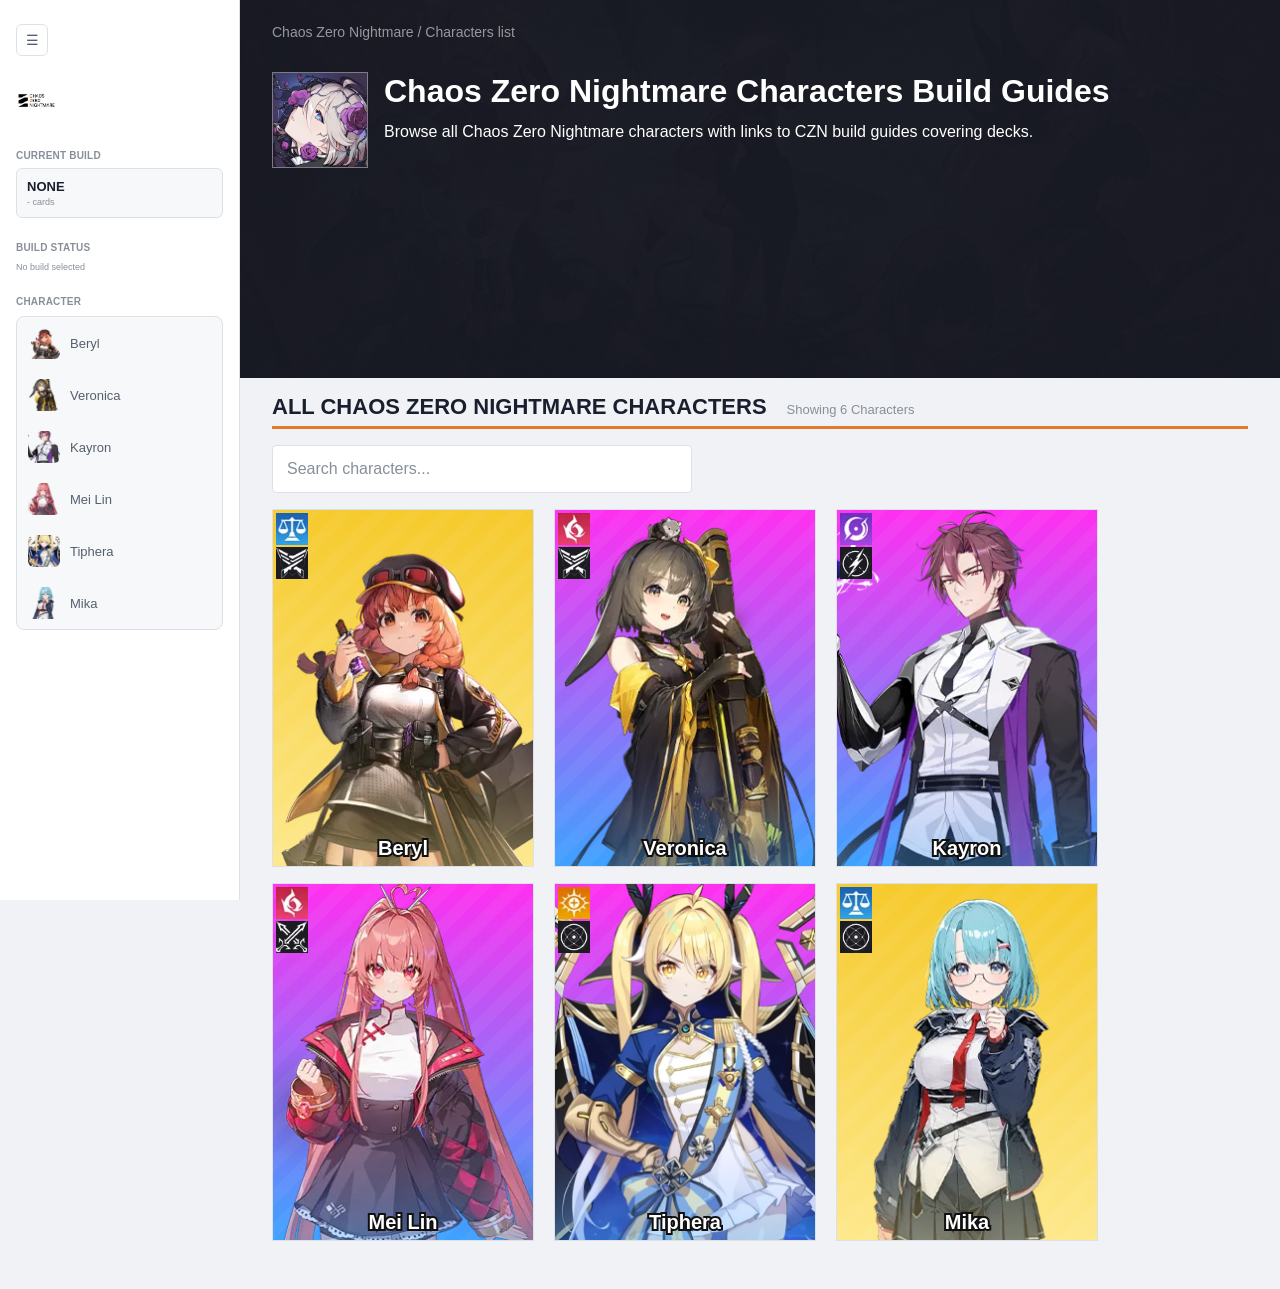
<file: index.html>
<!doctype html>
<html lang="en">
  <head>
    <meta charset="UTF-8" />
    <meta name="viewport" content="width=device-width, initial-scale=1.0" />
    <title>Chaos Zero Nightmare Characters Build Guides</title>
    <link rel="stylesheet" href="style.css" />
  </head>
  <body>
    <div class="app-shell">
      <aside class="sidebar" id="sidebar">
        <div class="side-top">
          <button
            class="icon-btn"
            id="toggle-side"
            type="button"
            aria-expanded="true"
            aria-controls="sidebar"
            aria-label="Collapse navigation"
          >
            ☰
          </button>
        </div>

        <div class="brand">
          <img src="assets/logo.png" alt="Chaos Zero Nightmare" />
        </div>

        <section class="side-section">
          <div class="eyebrow">CURRENT BUILD</div>
          <div class="build-box">
            <strong>NONE</strong>
            <span>- cards</span>
          </div>
        </section>

        <section class="side-section status-section">
          <div class="eyebrow">BUILD STATUS</div>
          <span class="muted">No build selected</span>
        </section>

        <section class="side-section character-section">
          <div class="eyebrow">CHARACTER</div>
          <div class="character-list" id="side-characters"></div>
        </section>
      </aside>

      <main class="home">
        <header class="hero">
          <nav class="crumbs" aria-label="Breadcrumb">
            <a href="#">Chaos Zero Nightmare</a> / <span>Characters list</span>
          </nav>
          <div class="hero-body">
            <div class="ph hero-thumb">
              <img src="assets/logo/game-logo.png" />
            </div>

            <div class="hero-text">
              <h1>Chaos Zero Nightmare Characters Build Guides</h1>
              <p>
                Browse all Chaos Zero Nightmare characters with links to CZN
                build guides covering decks.
              </p>
            </div>
          </div>
        </header>

        <section class="char-section" aria-labelledby="char-title">
          <div class="char-head">
            <h2 id="char-title">All Chaos Zero Nightmare Characters</h2>
            <span class="count" id="count" aria-live="polite"></span>
          </div>

          <div class="search">
            <input
              id="search"
              type="search"
              placeholder="Search characters..."
              aria-label="Search characters"
              autocomplete="off"
            />
            <button id="clear" type="button" aria-label="Clear search" hidden>
              ✕
            </button>
          </div>

          <div class="char-grid" id="char-grid"></div>
          <p class="empty" id="empty" hidden></p>
        </section>
      </main>
    </div>

    <script>
      const characters = [
        {
          id: "beryl",
          name: "Beryl",
          tone: "gold",
          el: "justice",
          role: "ranger",
        },
        {
          id: "veronica",
          name: "Veronica",
          tone: "violet",
          el: "passion",
          role: "ranger",
        },
        {
          id: "kayron",
          name: "Kayron",
          tone: "violet",
          el: "void",
          role: "psionic",
        },
        {
          id: "mei-lin",
          name: "Mei Lin",
          tone: "violet",
          el: "passion",
          role: "striker",
        },
        {
          id: "tiphera",
          name: "Tiphera",
          tone: "violet",
          el: "instinct",
          role: "controller",
        },
        {
          id: "mika",
          name: "Mika",
          tone: "gold",
          el: "justice",
          role: "controller",
        },
      ];

      const grid = document.getElementById("char-grid");
      const side = document.getElementById("side-characters");
      const count = document.getElementById("count");
      const empty = document.getElementById("empty");
      const input = document.getElementById("search");
      const clear = document.getElementById("clear");

      const href = (c) => c.href || `${c.id}.html`;

      side.innerHTML = characters
        .map(
          (c) => `<a class="character" href="${href(c)}">
            <img src="assets/char-card/${c.id}.webp" alt="" onerror="this.style.visibility='hidden'" />
            <span class="label">${c.name}</span></a>`,
        )
        .join("");

      function render(q = "") {
        const list = characters.filter((c) =>
          c.name.toLowerCase().includes(q.trim().toLowerCase()),
        );
        grid.innerHTML = list
          .map(
            (c) => `<a class="char-card ${c.tone}" href="${href(c)}">
            <span class="ph char-art">
                <img src="assets/char-card/${c.id}.webp" alt="${c.name}" onerror="this.remove()" />
            </span>
            <span class="badges">
                <span class="badge el-${c.el}">
                <img src="assets/char-element/${c.el}.webp" alt="${c.el}" onerror="this.remove()" />
                </span>
            <span class="badge dark">
                <img src="assets/char-class/${c.role}.webp" alt="${c.role}" onerror="this.remove()" />
            </span>
            </span>
              <strong class="char-name">${c.name}</strong>
            </a>`,
          )
          .join("");
        count.textContent = `Showing ${list.length} ${list.length === 1 ? "Character" : "Characters"}`;
        empty.hidden = list.length > 0;
        empty.textContent = `No characters match “${q.trim()}”. Clear the search to see everyone.`;
        clear.hidden = !q;
      }

      input.addEventListener("input", () => render(input.value));
      clear.addEventListener("click", () => {
        input.value = "";
        render();
        input.focus();
      });
      render();

      // Sidebar collapse
      const shell = document.querySelector(".app-shell");
      const sideBtn = document.getElementById("toggle-side");
      function setSide(collapsed) {
        shell.classList.toggle("side-collapsed", collapsed);
        sideBtn.setAttribute("aria-expanded", String(!collapsed));
        sideBtn.setAttribute(
          "aria-label",
          collapsed ? "Expand navigation" : "Collapse navigation",
        );
      }
      sideBtn.addEventListener("click", () =>
        setSide(!shell.classList.contains("side-collapsed")),
      );
      setSide(window.innerWidth < 1100);
    </script>
  </body>
</html>
</file>
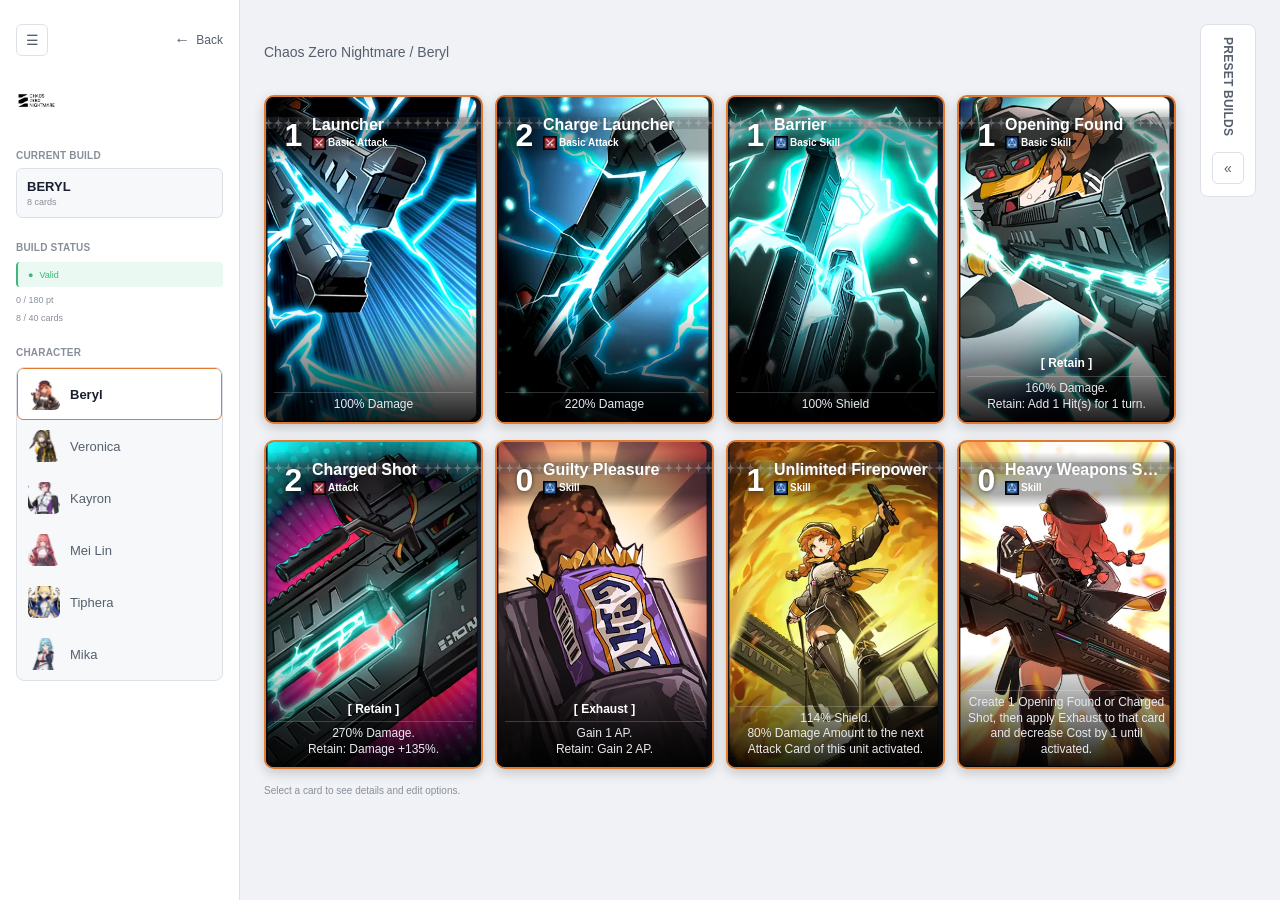
<file: beryl.html>
<!doctype html>
<html lang="en">
  <head>
    <meta charset="UTF-8" />
    <meta name="viewport" content="width=device-width, initial-scale=1.0" />
    <title>Mika / Combat Archive</title>
    <link rel="stylesheet" href="style.css" />
  </head>
  <body>
    <div class="app-shell">
      <aside class="sidebar" id="sidebar">
        <div class="side-top">
          <button
            class="icon-btn"
            id="toggle-side"
            type="button"
            aria-expanded="true"
            aria-controls="sidebar"
            aria-label="Collapse navigation"
          >
            ☰
          </button>
          <button
            class="back-btn"
            type="button"
            aria-label="Back"
            onclick="location.href = 'index.html'"
          >
            <span class="arrow">←</span><span class="label">Back</span>
          </button>
        </div>

        <div class="brand">
          <img src="assets/logo.png" alt="Chaos Zero Nightmare" />
        </div>

        <section class="side-section">
          <div class="eyebrow">CURRENT BUILD</div>
          <div class="build-box">
            <strong id="build-name">MIKA</strong>
            <span id="build-count">8 cards</span>
          </div>
        </section>

        <section class="side-section status-section">
          <div class="eyebrow">BUILD STATUS</div>
          <div class="valid" id="status-valid">
            <span>●</span> <span class="v-text">Valid</span>
          </div>
          <span class="muted" id="status-points">0 / 180 pt</span>
          <span class="muted" id="status-cards">8 / 40 cards</span>
        </section>

        <section class="side-section character-section">
          <div class="eyebrow">CHARACTER</div>
          <div class="character-list" id="side-characters"></div>
        </section>
      </aside>

      <main class="workspace">
        <section class="deck-overview">
          <header class="workspace-header">
            <nav class="crumbs" aria-label="Breadcrumb">
              <a href="index.html" style="color: var(--muted-dark)"
                >Chaos Zero Nightmare</a
              >
              <span style="color: var(--muted-dark)"
                >/ <span id="char-name">Mika</span></span
              >
            </nav>
          </header>

          <div class="card-grid" id="card-grid"></div>

          <div class="selection-hint">
            Select a card to see details and edit options.
          </div>
        </section>

        <aside class="stats-panel" id="stats-panel">
          <div class="panel-head">
            <h2 class="panel-title">PRESET BUILDS</h2>
            <button
              class="icon-btn"
              id="toggle-stats"
              type="button"
              aria-expanded="true"
              aria-controls="panel-body"
              aria-label="Collapse build panel"
            >
              »
            </button>
          </div>
          <div class="panel-body" id="panel-body">
            <label class="preset-label" for="preset">LOAD PRESET</label>
            <div class="select-wrap">
              <select id="preset"></select>
            </div>
            <p class="preset-desc" id="preset-desc"></p>

            <div class="panel-divider"></div>
            <h2>BUILD OVERVIEW</h2>
            <div class="stats-grid">
              <div class="stat" id="stat-cards">
                <span>Total Cards</span><strong>0 / 40</strong
                ><small>Minimum 1 card</small>
              </div>
              <div class="stat" id="stat-points">
                <span>Faint Memory</span><strong>0 / 180</strong
                ><small>Memory points · pt</small>
              </div>
              <div class="stat" id="stat-dupes">
                <span>Duplicate Copies</span><strong>0 / 3</strong
                ><small>Duplicate operations</small>
              </div>
              <div class="stat" id="stat-removed">
                <span>Removed Cards</span><strong>0 / 5</strong
                ><small>Removal operations</small>
              </div>
            </div>

            <div class="panel-divider"></div>
            <p class="footer-note">
              This is a fan-made build checker tool. No data is saved. For
              reference only.
            </p>
          </div>
        </aside>
      </main>
    </div>

    <script>
      const dupes = (n, card) =>
        Array.from({ length: n }, () => ({ ...card, dup: true }));

      const START = [
        "launcher",
        "charge-launcher",
        "barrier",
        "opening-found",
        "charged-shot",
        "guilty-pleasure",
        "unlimited-firepower",
        "heavy-weapons-specialist",
      ];

      const CHAR = {
        id: "beryl",
        name: "Beryl",
        startingDeck: START,
        cardDB: {
          launcher: {
            name: "Launcher",
            cost: 1,
            type: "Basic Attack",
            icon: "attack",
            starting: true,
            text: "100% Damage",
          },
          "charge-launcher": {
            name: "Charge Launcher",
            cost: 2,
            type: "Basic Attack",
            icon: "attack",
            starting: true,
            text: "220% Damage",
          },
          barrier: {
            name: "Barrier",
            cost: 1,
            type: "Basic Skill",
            icon: "skill",
            starting: true,
            text: "100% Shield",
          },
          "opening-found": {
            name: "Opening Found",
            cost: 1,
            type: "Basic Skill",
            icon: "skill",
            tags: ["Retain"],
            text: "160% Damage.<br />Retain: Add 1 Hit(s) for 1 turn.",
            epiphanies: {
              upgrade: {
                cost: 1,
                type: "Upgrade",
                icon: "upgrade",
                text: "When a card of this unit is retained, 150% Extra Attack to random enemies.",
              },
            },
          },
          "charged-shot": {
            name: "Charged Shot",
            cost: 2,
            type: "attack",
            icon: "attack",
            tags: ["Retain"],
            text: "270% Damage.<br />Retain: Damage +135%.",
          },
          "guilty-pleasure": {
            name: "Guilty Pleasure",
            cost: 0,
            type: "skill",
            icon: "skill",
            tags: ["Exhaust"],
            text: "Gain 1 AP.<br />Retain: Gain 2 AP.",
            epiphanies: {
              retain: {
                kind: "divine",
                tags: "",
                text: "Draw 1<br />Activate all Retain effects of cards of this unit in hand<br />{dv} Gain 1 AP",
              },
              morale: {
                kind: "divine",
                addTags: ["Initiation"],
                text: "Draw 3<br/>1 Morale<br/>{dv}Apply Initiation to this card",
              },
              morale2: {
                kind: "divine",
                text: "Draw 3<br/>1 Morale<br/>{dv}1 AP",
              },
            },
          },
          "unlimited-firepower": {
            name: "Unlimited Firepower",
            cost: 1,
            type: "skill",
            icon: "skill",
            text: "114% Shield.<br />80% Damage Amount to the next Attack Card of this unit activated.",
            epiphanies: {
              upgradeDmg: {
                cost: 1,
                type: "Upgrade",
                icon: "upgrade",
                text: "Increases Damage Amount of Attacks Cards of this unit by 30%.",
              },
            },
          },
          "heavy-weapons-specialist": {
            name: "Heavy Weapons Specialist",
            cost: 0,
            type: "skill",
            icon: "skill",
            text: "Create 1 Opening Found or Charged Shot, then apply Exhaust to that card and decrease Cost by 1 until activated.",
          },
        },
        presets: {
          default: {
            label: "Default Build",
            desc: "Starter deck.",
            cards: [...START],
          },
          openingFound: {
            label: "Opening Found Build",
            desc: "Nembak otomatis saat retain.",
            cards: [
              { id: "opening-found", epi: "upgrade", sign: "unique" },
              ...dupes(3, {
                id: "opening-found",
                epi: "upgrade",
                sign: "unique",
              }),
              { id: "guilty-pleasure", epi: "retain", sign: "vytor" },
              { id: "unlimited-firepower", epi: "upgradeDmg", sign: "unique" },
              { id: "spore-harvester", epi: "draw", sign: "unique" },
              { id: "negotiate", epi: "draw", sign: "unique" },
              { id: "negotiate", epi: "draw", sign: "unique" },
            ],
          },
          Initiator: {
            label: "Initiator Build",
            desc: "Tukang draw, buff, sekalian sub-DPS.",
            cards: [
              { id: "opening-found", epi: "upgrade", sign: "unique" },
              { id: "guilty-pleasure", epi: "morale", sign: "vytor" },
              ...dupes(1, {
                id: "guilty-pleasure",
                epi: "morale",
                sign: "vytor",
              }),
              {
                id: "guilty-pleasure",
                epi: "morale2",
                sign: "nihilum",
              },
              ...dupes(1, {
                id: "guilty-pleasure",
                epi: "morale2",
                sign: "nihilum",
              }),
              { id: "unlimited-firepower", epi: "upgradeDmg", sign: "unique" },
            ],
          },
        },
      };
    </script>
    <script src="neutral.js"></script>
    <script src="build.js"></script>
  </body>
</html>
</file>
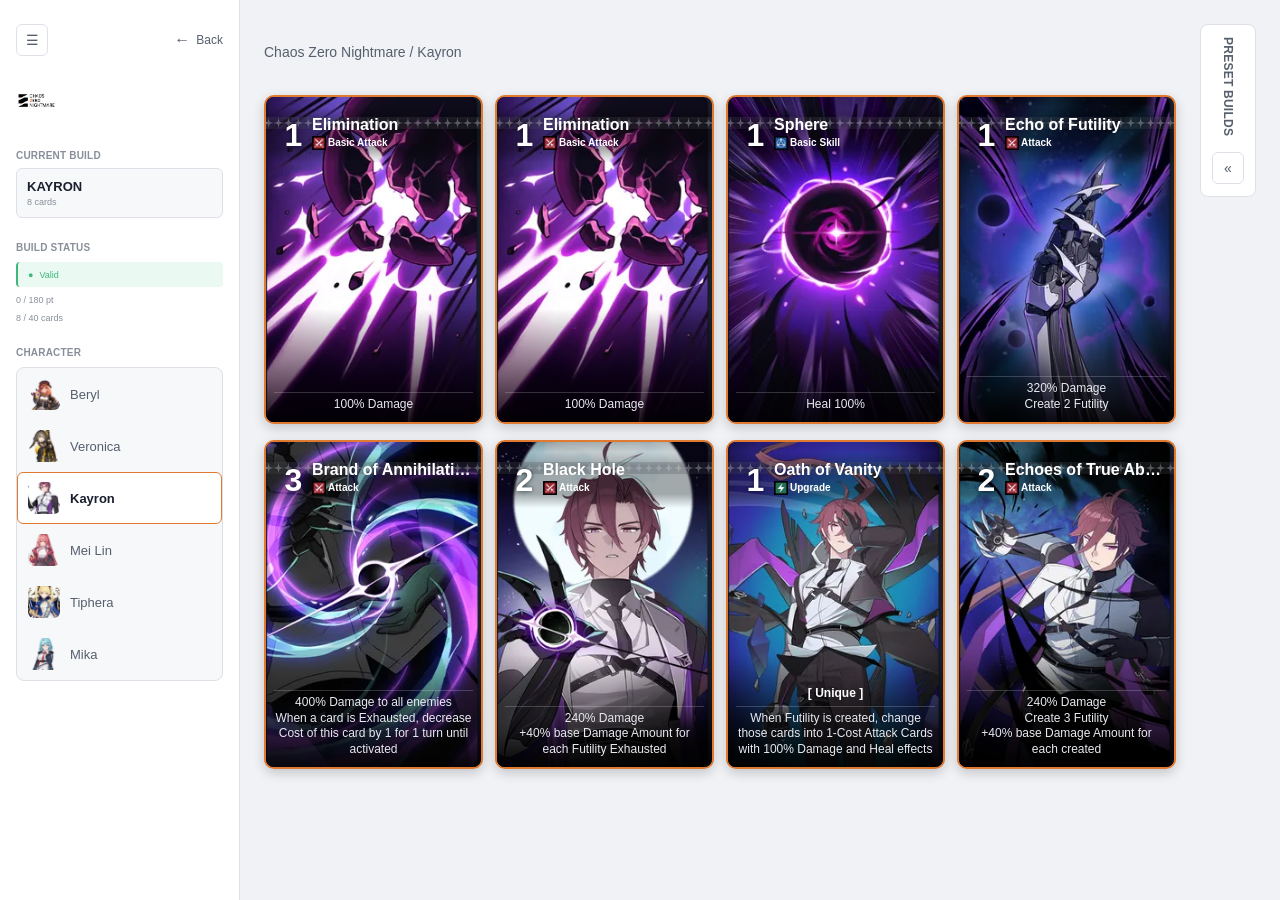
<file: kayron.html>
<!doctype html>
<html lang="en">
  <head>
    <meta charset="UTF-8" />
    <meta name="viewport" content="width=device-width, initial-scale=1.0" />
    <title>Kayron / Combat Archive</title>
    <link rel="stylesheet" href="style.css" />
  </head>
  <body>
    <div class="app-shell">
      <aside class="sidebar" id="sidebar">
        <div class="side-top">
          <button
            class="icon-btn"
            id="toggle-side"
            type="button"
            aria-expanded="true"
            aria-controls="sidebar"
            aria-label="Collapse navigation"
          >
            ☰
          </button>
          <button
            class="back-btn"
            type="button"
            aria-label="Back"
            onclick="location.href = 'index.html'"
          >
            <span class="arrow">←</span><span class="label">Back</span>
          </button>
        </div>

        <div class="brand">
          <img src="assets/logo.png" alt="Chaos Zero Nightmare" />
        </div>

        <section class="side-section">
          <div class="eyebrow">CURRENT BUILD</div>
          <div class="build-box">
            <strong id="build-name">KAYRON</strong>
            <span id="build-count">8 cards</span>
          </div>
        </section>

        <section class="side-section status-section">
          <div class="eyebrow">BUILD STATUS</div>
          <div class="valid" id="status-valid">
            <span>●</span> <span class="v-text">Valid</span>
          </div>
          <span class="muted" id="status-points">0 / 180 pt</span>
          <span class="muted" id="status-cards">8 / 40 cards</span>
        </section>

        <section class="side-section character-section">
          <div class="eyebrow">CHARACTER</div>
          <div class="character-list" id="side-characters"></div>
        </section>
      </aside>

      <main class="workspace">
        <section class="deck-overview">
          <header class="workspace-header">
            <nav class="crumbs" aria-label="Breadcrumb">
              <a href="index.html" style="color: var(--muted-dark)"
                >Chaos Zero Nightmare</a
              >
              <span style="color: var(--muted-dark)"
                >/ <span id="char-name">Kayron</span></span
              >
            </nav>
          </header>

          <div class="card-grid" id="card-grid"></div>
        </section>

        <aside class="stats-panel" id="stats-panel">
          <div class="panel-head">
            <h2 class="panel-title">PRESET BUILDS</h2>
            <button
              class="icon-btn"
              id="toggle-stats"
              type="button"
              aria-expanded="true"
              aria-controls="panel-body"
              aria-label="Collapse build panel"
            >
              »
            </button>
          </div>
          <div class="panel-body" id="panel-body">
            <label class="preset-label" for="preset">LOAD PRESET</label>
            <div class="select-wrap">
              <select id="preset"></select>
            </div>
            <p class="preset-desc" id="preset-desc"></p>

            <div class="panel-divider"></div>
            <h2>BUILD OVERVIEW</h2>
            <div class="stats-grid">
              <div class="stat" id="stat-cards">
                <span>Total Cards</span><strong>0 / 40</strong
                ><small>Minimum 1 card</small>
              </div>
              <div class="stat" id="stat-points">
                <span>Faint Memory</span><strong>0 / 180</strong
                ><small>Memory points · pt</small>
              </div>
              <div class="stat" id="stat-dupes">
                <span>Duplicate Copies</span><strong>0 / 3</strong
                ><small>Duplicate operations</small>
              </div>
              <div class="stat" id="stat-removed">
                <span>Removed Cards</span><strong>0 / 5</strong
                ><small>Removal operations</small>
              </div>
            </div>

            <div class="panel-divider"></div>
            <p class="footer-note">
              This is a fan-made build checker tool. No data is saved. For
              reference only.
            </p>
          </div>
        </aside>
      </main>
    </div>

    <script>
      const dupes = (n, card) =>
        Array.from({ length: n }, () => ({ ...card, dup: true }));

      const START = [
        "elimination",
        "elimination",
        "sphere",
        "echo-of-futility",
        "brand-of-annihilation",
        "black-hole",
        "oath-of-vanity",
        "echoes-of-true-abyss",
      ];

      const CHAR = {
        id: "kayron",
        name: "Kayron",
        startingDeck: START,
        cardDB: {
          elimination: {
            name: "Elimination",
            cost: 1,
            type: "Basic Attack",
            icon: "attack",
            starting: true,
            text: "100% Damage",
          },
          sphere: {
            name: "Sphere",
            cost: 1,
            type: "Basic Skill",
            icon: "skill",
            starting: true,
            text: "Heal 100%",
          },
          "brand-of-annihilation": {
            name: "Brand of Annihilation",
            cost: 3,
            type: "Attack",
            icon: "attack",
            text: "400% Damage to all enemies<br/>When a card is Exhausted, decrease Cost of this card by 1 for 1 turn until activated",
            epiphanies: {
              scale: {
                tags: ["Weakness Attack"],
                sign: "sekred",
                cost: 1,
                kind: "divine",
                text: "300% Damage to all enemies<br/>+40% base Damage Amount for each card Exhausted this turn<br/>{dv}Always Attack Weakness",
              },
            },
          },
          "black-hole": {
            name: "Black Hole",
            cost: 2,
            type: "Attack",
            icon: "attack",
            text: "240% Damage<br/>+40% base Damage Amount for each Futility Exhausted",
            epiphanies: {
              scale: {
                sign: "nihilum",
                kind: "divine",
                tags: ["Weakness Attack"],
                text: "360% Damage<br/>+60% base Damage Amount for each Futility Exhausted<br/>{dv}Always Attack Weakness",
              },
            },
          },
          "oath-of-vanity": {
            name: "Oath of Vanity",
            cost: 1,
            type: "Upgrade",
            icon: "upgrade",
            tags: ["Unique"],
            text: "When Futility is created, change those cards into 1-Cost Attack Cards with 100% Damage and Heal effects",
            epiphanies: {
              exhaust: {
                cost: 0,
                type: "Skill",
                icon: "skill",
                sign: "unique",
                tags: ["Exhaust / Retain"],
                text: "Exhaust all Futility, Status Ailment, and Curse Cards in hand<br/>Draw for each",
              },
            },
          },
          "echo-of-futility": {
            name: "Echo of Futility",
            cost: 1,
            type: "Attack",
            icon: "attack",
            text: "320% Damage<br/>Create 2 Futility",
            epiphanies: {
              scale: {
                cost: 0,
                sign: "unique",
                text: "150% Damage<br/>Create 2 Futility<br/>+30% base Damage Amount for each Futility created this battle",
              },
              AP: {
                cost: 0,
                sign: "kyrken",
                kind: "divine",
                text: "150% Damage<br/>Create 2 Futility<br/>+30% base Damage Amount for each Futility created this battle<br/>{dv}Gain 1 AP",
              },
            },
          },
          "echoes-of-true-abyss": {
            name: "Echoes of True Abyss",
            cost: 2,
            type: "Attack",
            icon: "attack",
            text: "240% Damage<br/>Create 3 Futility<br/>+40% base Damage Amount for each created",
          },
        },
        presets: {
          default: {
            label: "Default Build",
            desc: "Deck starter.",
            cards: [...START],
          },
          echo: {
            label: "Echo Scaling Build",
            desc: "Tumpuk stack Echo untuk burst",
            cards: [
              { id: "echo-of-futility", epi: "scale" },
              ...dupes(2, {
                id: "echo-of-futility",
                epi: "AP",
              }),
              { id: "black-hole", epi: "scale" },
              ...dupes(1, {
                id: "black-hole",
                epi: "scale",
              }),
              { id: "oath-of-vanity", epi: "exhaust" },
              { id: "echoes-of-true-abyss" },
            ],
          },
          tiph: {
            label: "Tiphera Exhaust Build",
            desc: "Exhaust kartu sebanyak-banyaknya",
            cards: [
              { id: "echo-of-futility", epi: "scale" },
              { id: "brand-of-annihilation", epi: "scale" },
              ...dupes(3, {
                id: "brand-of-annihilation",
                epi: "scale",
              }),
              { id: "oath-of-vanity", epi: "exhaust" },
              { id: "echoes-of-true-abyss" },
            ],
          },
        },
      };
    </script>
    <script src="neutral.js"></script>
    <script src="build.js"></script>
  </body>
</html>
</file>
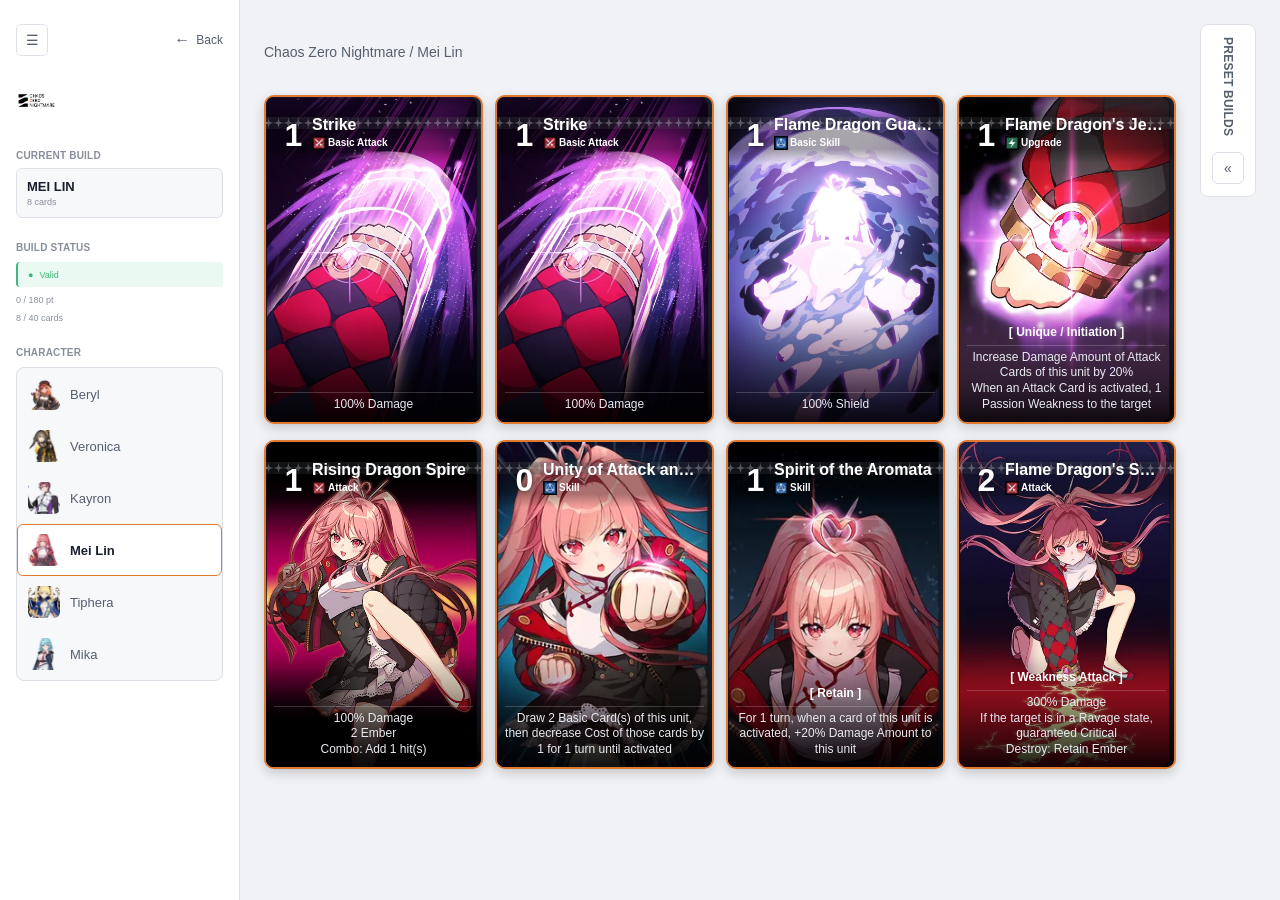
<file: mei-lin.html>
<!doctype html>
<html lang="en">
  <head>
    <meta charset="UTF-8" />
    <meta name="viewport" content="width=device-width, initial-scale=1.0" />
    <title>Mei Lin / Combat Archive</title>
    <link rel="stylesheet" href="style.css" />
  </head>
  <body>
    <div class="app-shell">
      <aside class="sidebar" id="sidebar">
        <div class="side-top">
          <button
            class="icon-btn"
            id="toggle-side"
            type="button"
            aria-expanded="true"
            aria-controls="sidebar"
            aria-label="Collapse navigation"
          >
            ☰
          </button>
          <button
            class="back-btn"
            type="button"
            aria-label="Back"
            onclick="location.href = 'index.html'"
          >
            <span class="arrow">←</span><span class="label">Back</span>
          </button>
        </div>

        <div class="brand">
          <img src="assets/logo.png" alt="Chaos Zero Nightmare" />
        </div>

        <section class="side-section">
          <div class="eyebrow">CURRENT BUILD</div>
          <div class="build-box">
            <strong id="build-name">MEI LIN</strong>
            <span id="build-count">8 cards</span>
          </div>
        </section>

        <section class="side-section status-section">
          <div class="eyebrow">BUILD STATUS</div>
          <div class="valid" id="status-valid">
            <span>●</span> <span class="v-text">Valid</span>
          </div>
          <span class="muted" id="status-points">0 / 180 pt</span>
          <span class="muted" id="status-cards">8 / 40 cards</span>
        </section>

        <section class="side-section character-section">
          <div class="eyebrow">CHARACTER</div>
          <div class="character-list" id="side-characters"></div>
        </section>
      </aside>

      <main class="workspace">
        <section class="deck-overview">
          <header class="workspace-header">
            <nav class="crumbs" aria-label="Breadcrumb">
              <a href="index.html" style="color: var(--muted-dark)"
                >Chaos Zero Nightmare</a
              >
              <span style="color: var(--muted-dark)"
                >/ <span id="char-name">Mei Lin</span></span
              >
            </nav>
          </header>

          <div class="card-grid" id="card-grid"></div>
        </section>

        <aside class="stats-panel" id="stats-panel">
          <div class="panel-head">
            <h2 class="panel-title">PRESET BUILDS</h2>
            <button
              class="icon-btn"
              id="toggle-stats"
              type="button"
              aria-expanded="true"
              aria-controls="panel-body"
              aria-label="Collapse build panel"
            >
              »
            </button>
          </div>
          <div class="panel-body" id="panel-body">
            <label class="preset-label" for="preset">LOAD PRESET</label>
            <div class="select-wrap">
              <select id="preset"></select>
            </div>
            <p class="preset-desc" id="preset-desc"></p>

            <div class="panel-divider"></div>
            <h2>BUILD OVERVIEW</h2>
            <div class="stats-grid">
              <div class="stat" id="stat-cards">
                <span>Total Cards</span><strong>0 / 40</strong
                ><small>Minimum 1 card</small>
              </div>
              <div class="stat" id="stat-points">
                <span>Faint Memory</span><strong>0 / 180</strong
                ><small>Memory points · pt</small>
              </div>
              <div class="stat" id="stat-dupes">
                <span>Duplicate Copies</span><strong>0 / 3</strong
                ><small>Duplicate operations</small>
              </div>
              <div class="stat" id="stat-removed">
                <span>Removed Cards</span><strong>0 / 5</strong
                ><small>Removal operations</small>
              </div>
            </div>

            <div class="panel-divider"></div>
            <p class="footer-note">
              This is a fan-made build checker tool. No data is saved. For
              reference only.
            </p>
          </div>
        </aside>
      </main>
    </div>

    <script>
      const dupes = (n, card) =>
        Array.from({ length: n }, () => ({ ...card, dup: true }));

      const START = [
        "strike",
        "strike",
        "flame-dragon-guardian",
        "flame-dragon's-jewel",
        "rising-dragon-spire",
        "unity-of-attack-and-defense",
        "spirit-of-the-aromata",
        "flame-dragon's-sovereignty",
      ];

      const CHAR = {
        id: "mei-lin",
        name: "Mei Lin",
        startingDeck: START,
        cardDB: {
          strike: {
            name: "Strike",
            cost: 1,
            type: "Basic Attack",
            icon: "attack",
            starting: true,
            text: "100% Damage",
          },
          "flame-dragon-guardian": {
            name: "Flame Dragon Guardian",
            cost: 1,
            type: "Basic Skill",
            icon: "skill",
            starting: true,
            text: "100% Shield",
          },
          "flame-dragon's-jewel": {
            name: "Flame Dragon's Jewel",
            cost: 1,
            type: "upgrade",
            icon: "upgrade",
            tags: ["Unique / Initiation"],
            text: "Increase Damage Amount of Attack Cards of this unit by 20%<br/>When an Attack Card is activated, 1 Passion Weakness to the target",
            epiphanies: {
              upAmount: {
                sign: "unique",
                text: "Increase Damage Amount of Attack Cards of this unit by 30%<br/>When an Attack Card is activated, 1 Passion Weakness to the target",
              },
            },
          },
          "rising-dragon-spire": {
            name: "Rising Dragon Spire",
            cost: 1,
            type: "attack",
            icon: "attack",
            text: "100% Damage<br/>2 Ember<br/>Combo: Add 1 hit(s)",
            epiphanies: {
              reduce: {
                kind: "divine",
                cost: 2,
                sign: "sekred",
                text: "150% Damage<br/>Add 1 Hit for each Passion Card activated this turn<br>{dv}Reduce Cost of this card by 1",
              },
            },
          },
          "unity-of-attack-and-defense": {
            name: "Unity of Attack and Defense",
            cost: 0,
            type: "Skill",
            icon: "skill",
            text: "Draw 2 Basic Card(s) of this unit, then decrease Cost of those cards by 1 for 1 turn until activated",
            epiphanies: {
              move: {
                sign: "unique",
                text: "Move 2 Basic Card(s) of this unit, then decrease Cost of those cards by 1 for 1 turn until activated",
              },
              create: {
                kind: "divine",
                type: "upgrade",
                icon: "upgrade",
                sign: "nihilum",
                text: "Create 2 Strike card(s)<br/>Decrease Cost of those cards by 1<br>{dv}1 Morale, 1 Resolve",
              },
            },
          },
          "spirit-of-the-aromata": {
            name: "Spirit of the Aromata",
            cost: 1,
            type: "Skill",
            icon: "skill",
            tags: ["Retain"],
            text: "For 1 turn, when a card of this unit is activated, +20% Damage Amount to this unit",
            epiphanies: {
              passion: {
                sign: "unique",
                text: "For 1 turn, when a Passion card is activated, +20% Damage Amount to this unit",
              },
              basic: {
                sign: "unique",
                text: "For 1 turn, when a card of this unit is activated, +50% Damage Amount to Basic Cards of this unit",
              },
            },
          },
          "flame-dragon's-sovereignty": {
            name: "Flame Dragon's Sovereignty",
            cost: 2,
            type: "Attack",
            icon: "attack",
            tags: ["Weakness Attack"],
            text: "300% Damage<br/>If the target is in a Ravage state, guaranteed Critical<br/>Destroy: Retain Ember",
          },
        },
        presets: {
          default: {
            label: "Default Build",
            desc: "Deck starter.",
            cards: [...START],
          },
          dragonSpire: {
            label: "Dragon Spire Build",
            desc: "Tiap make Dragon Spire bakal nambah 1 hit.",
            cards: [
              { id: "strike" },
              { id: "strike" },
              { id: "flame-dragon's-jewel", epi: "upAmount" },
              { id: "rising-dragon-spire", epi: "reduce" },
              ...dupes(2, {
                id: "rising-dragon-spire",
                epi: "reduce",
              }),
              { id: "unity-of-attack-and-defense", epi: "move" },
              ...dupes(1, {
                id: "unity-of-attack-and-defense",
              }),
              { id: "spirit-of-the-aromata", epi: "passion" },
              { id: "persona" },
            ],
          },
          basicSpam: {
            label: "Basic Attack Spam Build",
            desc: "Spam saja basic attack itu tanpa mikir, lalu akhiri dengan Dragon Spire",
            cards: [
              { id: "strike" },
              { id: "strike" },
              { id: "flame-dragon's-jewel", epi: "upAmount" },
              { id: "rising-dragon-spire", epi: "reduce" },
              { id: "unity-of-attack-and-defense", epi: "move" },
              ...dupes(3, {
                id: "unity-of-attack-and-defense",
                epi: "create",
              }),
              { id: "spirit-of-the-aromata", epi: "passion" },
              { id: "persona" },
            ],
          },
        },
      };
    </script>
    <script src="neutral.js"></script>
    <script src="build.js"></script>
  </body>
</html>
</file>
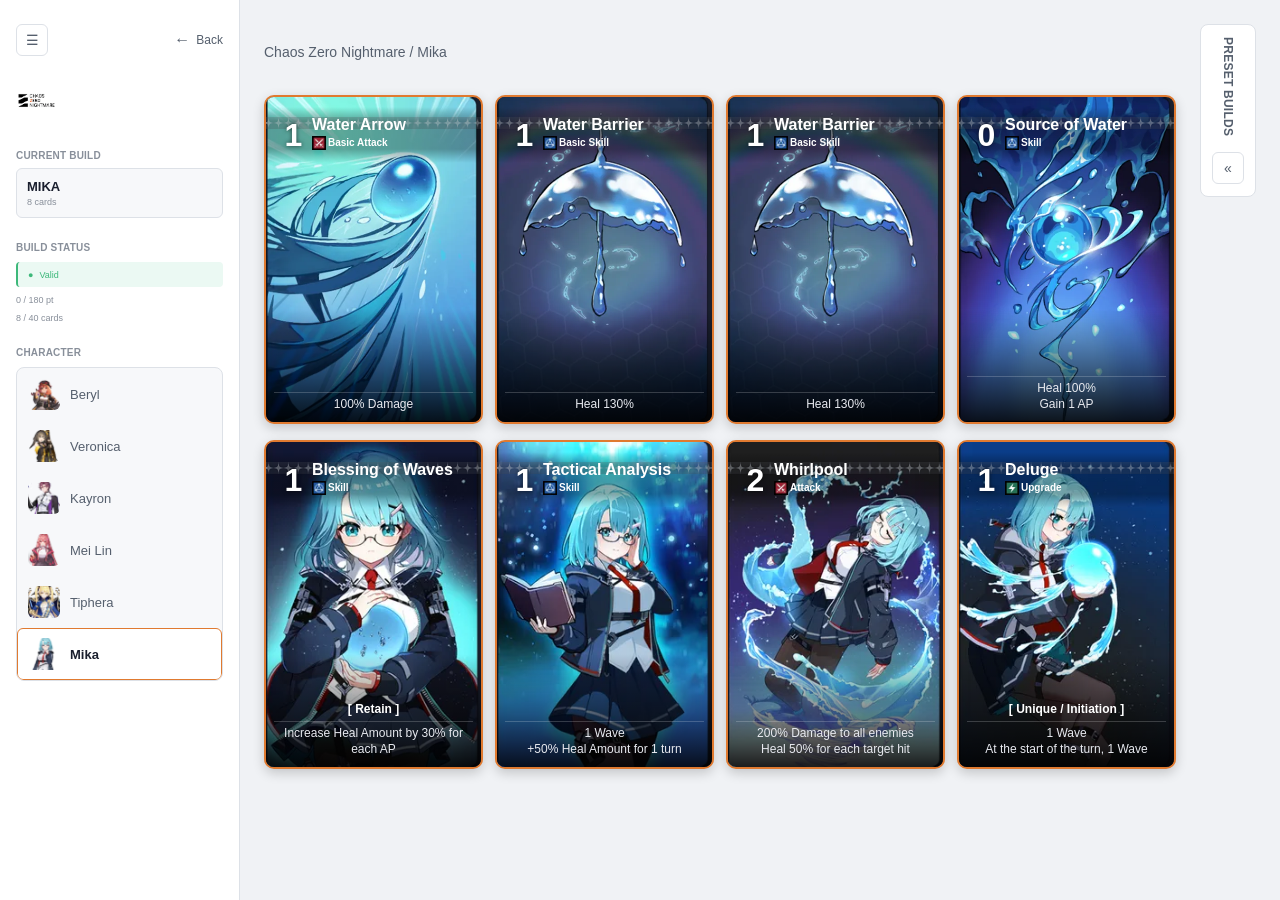
<file: mika.html>
<!doctype html>
<html lang="en">
  <head>
    <meta charset="UTF-8" />
    <meta name="viewport" content="width=device-width, initial-scale=1.0" />
    <title>Mika / Combat Archive</title>
    <link rel="stylesheet" href="style.css" />
  </head>
  <body>
    <div class="app-shell">
      <aside class="sidebar" id="sidebar">
        <div class="side-top">
          <button
            class="icon-btn"
            id="toggle-side"
            type="button"
            aria-expanded="true"
            aria-controls="sidebar"
            aria-label="Collapse navigation"
          >
            ☰
          </button>
          <button
            class="back-btn"
            type="button"
            aria-label="Back"
            onclick="location.href = 'index.html'"
          >
            <span class="arrow">←</span><span class="label">Back</span>
          </button>
        </div>

        <div class="brand">
          <img src="assets/logo.png" alt="Chaos Zero Nightmare" />
        </div>

        <section class="side-section">
          <div class="eyebrow">CURRENT BUILD</div>
          <div class="build-box">
            <strong id="build-name">MIKA</strong>
            <span id="build-count">8 cards</span>
          </div>
        </section>

        <section class="side-section status-section">
          <div class="eyebrow">BUILD STATUS</div>
          <div class="valid" id="status-valid">
            <span>●</span> <span class="v-text">Valid</span>
          </div>
          <span class="muted" id="status-points">0 / 180 pt</span>
          <span class="muted" id="status-cards">8 / 40 cards</span>
        </section>

        <section class="side-section character-section">
          <div class="eyebrow">CHARACTER</div>
          <div class="character-list" id="side-characters"></div>
        </section>
      </aside>

      <main class="workspace">
        <section class="deck-overview">
          <header class="workspace-header">
            <nav class="crumbs" aria-label="Breadcrumb">
              <a href="index.html" style="color: var(--muted-dark)"
                >Chaos Zero Nightmare</a
              >
              <span style="color: var(--muted-dark)"
                >/ <span id="char-name">Mika</span></span
              >
            </nav>
          </header>

          <div class="card-grid" id="card-grid"></div>
        </section>

        <aside class="stats-panel" id="stats-panel">
          <div class="panel-head">
            <h2 class="panel-title">PRESET BUILDS</h2>
            <button
              class="icon-btn"
              id="toggle-stats"
              type="button"
              aria-expanded="true"
              aria-controls="panel-body"
              aria-label="Collapse build panel"
            >
              »
            </button>
          </div>
          <div class="panel-body" id="panel-body">
            <label class="preset-label" for="preset">LOAD PRESET</label>
            <div class="select-wrap">
              <select id="preset"></select>
            </div>
            <p class="preset-desc" id="preset-desc"></p>

            <div class="panel-divider"></div>
            <h2>BUILD OVERVIEW</h2>
            <div class="stats-grid">
              <div class="stat" id="stat-cards">
                <span>Total Cards</span><strong>0 / 40</strong
                ><small>Minimum 1 card</small>
              </div>
              <div class="stat" id="stat-points">
                <span>Faint Memory</span><strong>0 / 180</strong
                ><small>Memory points · pt</small>
              </div>
              <div class="stat" id="stat-dupes">
                <span>Duplicate Copies</span><strong>0 / 3</strong
                ><small>Duplicate operations</small>
              </div>
              <div class="stat" id="stat-removed">
                <span>Removed Cards</span><strong>0 / 5</strong
                ><small>Removal operations</small>
              </div>
            </div>

            <div class="panel-divider"></div>
            <p class="footer-note">
              This is a fan-made build checker tool. No data is saved. For
              reference only.
            </p>
          </div>
        </aside>
      </main>
    </div>

    <script>
      const dupes = (n, card) =>
        Array.from({ length: n }, () => ({ ...card, dup: true }));

      const START = [
        "water-arrow",
        "water-barrier",
        "water-barrier",
        "source-of-water",
        "blessing-of-waves",
        "tactical-analysis",
        "whirlpool",
        "deluge",
      ];

      const CHAR = {
        id: "mika",
        name: "Mika",
        startingDeck: START,
        cardDB: {
          "water-arrow": {
            name: "Water Arrow",
            cost: 1,
            type: "Basic Attack",
            icon: "attack",
            starting: true,
            text: "100% Damage",
          },
          "water-barrier": {
            name: "Water Barrier",
            cost: 1,
            type: "Basic Skill",
            icon: "skill",
            starting: true,
            text: "Heal 130%",
          },
          "source-of-water": {
            name: "Source of Water",
            cost: 0,
            type: "Skill",
            icon: "skill",
            text: "Heal 100%<br />Gain 1 AP",
            epiphanies: {
              recoverDraw: {
                cost: 1,
                kind: "divine",
                sign: "nihilum",
                text: "Heal 171%<br />Gain 2 AP<br />On Recover, decrease Cost by 1 for 1 turn until activated<br />{dv} Draw 1",
              },
              retainHeal: {
                kind: "divine",
                sign: "divine-source-heal",
                tags: ["Retain"],
                text: "Heal 222%<br />Gain 1 AP<br />Increase Heal Amount of the next card activated by 50%<br />{dv} Increase Heal Amount of this card by 30%",
              },
            },
          },
          "blessing-of-waves": {
            name: "Blessing of Waves",
            cost: 1,
            type: "Skill",
            icon: "skill",
            tags: ["Retain"],
            text: "Increase Heal Amount by 30% for each AP",
            epiphanies: {
              healAmp: {
                kind: "divine",
                sign: "divine-blessing",
                text: "Heal 222%<br />Increase Heal Amount of the next card activated by 20% for each AP<br />{dv} Increase Heal Amount of this card by 30%",
              },
            },
          },
          "tactical-analysis": {
            name: "Tactical Analysis",
            cost: 1,
            type: "Skill",
            icon: "skill",
            text: "1 Wave<br />+50% Heal Amount for 1 turn",
            epiphanies: {
              upgrade: {
                cost: 0,
                type: "Upgrade",
                icon: "upgrade",
                text: "2 Wave<br />+50% Heal Amount",
              },
              longHeal: {
                cost: 0,
                sign: "unique",
                text: "2 Wave<br />+100% Heal Amount of this unit for 1 turn",
              },
            },
          },
          whirlpool: {
            name: "Whirlpool",
            cost: 2,
            type: "Attack",
            icon: "attack",
            text: "200% Damage to all enemies<br />Heal 50% for each target hit",
            epiphanies: {
              drawHeal: {
                kind: "divine",
                sign: "divine-whirlpool",
                text: "Heal 114%<br />114%(228%) Damage to all enemies<br />Increase Damage Amount equal to Heal Amount of this card<br />{dv} Draw 1 card(s) of this unit",
              },
            },
          },
          deluge: {
            name: "Deluge",
            cost: 1,
            type: "Upgrade",
            icon: "upgrade",
            tags: ["Unique / Initiation"],
            text: "1 Wave<br />At the start of the turn, 1 Wave",
          },
        },
        presets: {
          default: {
            label: "Default Build",
            desc: "Deck starter.",
            cards: [...START],
          },
          support: {
            label: "Support AP Build",
            desc: "AP sekebon biar g kehabisan.",
            cards: [
              { id: "source-of-water", epi: "recoverDraw", sign: "nihilum" },
              ...dupes(3, {
                id: "source-of-water",
                epi: "recoverDraw",
                sign: "nihilum",
              }),
              { id: "tactical-analysis", epi: "upgrade", sign: "unique" },
              { id: "deluge", epi: "initiation", sign: "unique" },
            ],
          },
          healer: {
            label: "Healer Build",
            desc: "Healer kekebalan tubuh tahan 10 turn",
            cards: [
              { id: "source-of-water", epi: "retainHeal", sign: "kyrken" },
              ...dupes(2, {
                id: "source-of-water",
                epi: "retainHeal",
                sign: "kyrken",
              }),
              { id: "blessing-of-waves", epi: "healAmp", sign: "nihilum" },
              { id: "tactical-analysis", epi: "longHeal" },
              { id: "whirlpool", epi: "drawHeal", sign: "vytor" },
            ],
          },
        },
      };
    </script>
    <script src="neutral.js"></script>
    <script src="build.js"></script>
  </body>
</html>
</file>
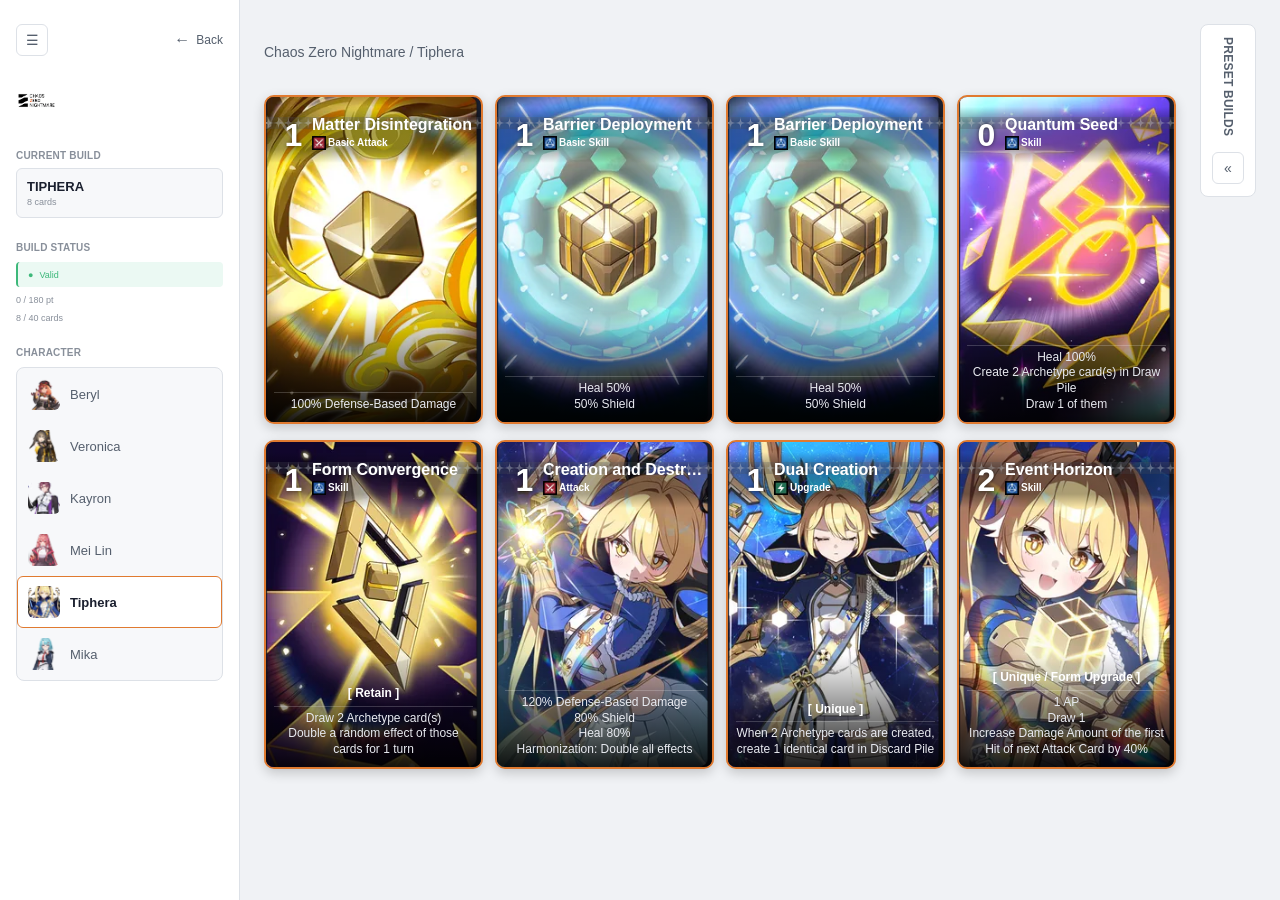
<file: tiphera.html>
<!doctype html>
<html lang="en">
  <head>
    <meta charset="UTF-8" />
    <meta name="viewport" content="width=device-width, initial-scale=1.0" />
    <title>Tiphera / Combat Archive</title>
    <link rel="stylesheet" href="style.css" />
  </head>
  <body>
    <div class="app-shell">
      <aside class="sidebar" id="sidebar">
        <div class="side-top">
          <button
            class="icon-btn"
            id="toggle-side"
            type="button"
            aria-expanded="true"
            aria-controls="sidebar"
            aria-label="Collapse navigation"
          >
            ☰
          </button>
          <button
            class="back-btn"
            type="button"
            aria-label="Back"
            onclick="location.href = 'index.html'"
          >
            <span class="arrow">←</span><span class="label">Back</span>
          </button>
        </div>

        <div class="brand">
          <img src="assets/logo.png" alt="Chaos Zero Nightmare" />
        </div>

        <section class="side-section">
          <div class="eyebrow">CURRENT BUILD</div>
          <div class="build-box">
            <strong id="build-name">TIPHERA</strong>
            <span id="build-count">8 cards</span>
          </div>
        </section>

        <section class="side-section status-section">
          <div class="eyebrow">BUILD STATUS</div>
          <div class="valid" id="status-valid">
            <span>●</span> <span class="v-text">Valid</span>
          </div>
          <span class="muted" id="status-points">0 / 180 pt</span>
          <span class="muted" id="status-cards">8 / 40 cards</span>
        </section>

        <section class="side-section character-section">
          <div class="eyebrow">CHARACTER</div>
          <div class="character-list" id="side-characters"></div>
        </section>
      </aside>

      <main class="workspace">
        <section class="deck-overview">
          <header class="workspace-header">
            <nav class="crumbs" aria-label="Breadcrumb">
              <a href="index.html" style="color: var(--muted-dark)"
                >Chaos Zero Nightmare</a
              >
              <span style="color: var(--muted-dark)"
                >/ <span id="char-name">Tiphera</span></span
              >
            </nav>
          </header>

          <div class="card-grid" id="card-grid"></div>
        </section>

        <aside class="stats-panel" id="stats-panel">
          <div class="panel-head">
            <h2 class="panel-title">PRESET BUILDS</h2>
            <button
              class="icon-btn"
              id="toggle-stats"
              type="button"
              aria-expanded="true"
              aria-controls="panel-body"
              aria-label="Collapse build panel"
            >
              »
            </button>
          </div>
          <div class="panel-body" id="panel-body">
            <label class="preset-label" for="preset">LOAD PRESET</label>
            <div class="select-wrap">
              <select id="preset"></select>
            </div>
            <p class="preset-desc" id="preset-desc"></p>

            <div class="panel-divider"></div>
            <h2>BUILD OVERVIEW</h2>
            <div class="stats-grid">
              <div class="stat" id="stat-cards">
                <span>Total Cards</span><strong>0 / 40</strong
                ><small>Minimum 1 card</small>
              </div>
              <div class="stat" id="stat-points">
                <span>Faint Memory</span><strong>0 / 180</strong
                ><small>Memory points · pt</small>
              </div>
              <div class="stat" id="stat-dupes">
                <span>Duplicate Copies</span><strong>0 / 3</strong
                ><small>Duplicate operations</small>
              </div>
              <div class="stat" id="stat-removed">
                <span>Removed Cards</span><strong>0 / 5</strong
                ><small>Removal operations</small>
              </div>
            </div>

            <div class="panel-divider"></div>
            <p class="footer-note">
              This is a fan-made build checker tool. No data is saved. For
              reference only.
            </p>
          </div>
        </aside>
      </main>
    </div>

    <script>
      const dupes = (n, card) =>
        Array.from({ length: n }, () => ({ ...card, dup: true }));

      const START = [
        "matter-disintegration",
        "barrier-deployment",
        "barrier-deployment",
        "quantum-seed",
        "form-convergence",
        "creation-and-destruction",
        "dual-creation",
        "event-horizon",
      ];

      const CHAR = {
        id: "tiphera",
        name: "Tiphera",
        startingDeck: START,
        cardDB: {
          "matter-disintegration": {
            name: "Matter Disintegration",
            cost: 1,
            type: "Basic Attack",
            icon: "attack",
            starting: true,
            text: "100% Defense-Based Damage",
          },
          "barrier-deployment": {
            name: "Barrier Deployment",
            cost: 1,
            type: "Basic Skill",
            icon: "skill",
            starting: true,
            text: "Heal 50%<br/>50% Shield",
          },
          "quantum-seed": {
            name: "Quantum Seed",
            cost: 0,
            type: "Skill",
            icon: "skill",
            text: "Heal 100%<br/>Create 2 Archetype card(s) in Draw Pile<br/>Draw 1 of them",
            epiphanies: {
              AP: {
                kind: "divine",
                sign: "caligo",
                text: "Draw 1<br/>Predict which Archetype card will be created<br/>Create 1 Archetype card<br/>If predicted correctly, create the rest in draw pile<br/>{dv}Gain 1 AP",
              },
              predict: {
                sign: "unique",
                text: "Draw 1<br/>Predict which Archetype card will be created<br/>Create 1 Archetype card<br/>If predicted correctly, create the rest in draw pile",
              },
            },
          },
          "form-convergence": {
            name: "Form Convergence",
            cost: 1,
            type: "Skill",
            icon: "skill",
            tags: ["Retain"],
            text: "Draw 2 Archetype card(s)<br/>Double a random effect of those cards for 1 turn",
          },
          "creation-and-destruction": {
            name: "Creation and Destruction",
            cost: 1,
            type: "Attack",
            icon: "attack",
            text: "120% Defense-Based Damage<br/>80% Shield<br/>Heal 80%<br/>Harmonization: Double all effects",
            epiphanies: {
              nuke: {
                cost: 5,
                sign: "unique",
                text: "150% Defense-Based Damage for each Cost of this card<br/>When a card is Exhausted,  randomly change Cost of this card from 1-9",
              },
            },
          },
          "dual-creation": {
            name: "Dual Creation",
            cost: 1,
            type: "Upgrade",
            icon: "upgrade",
            tags: ["Unique"],
            text: "When 2 Archetype cards are created, create 1 identical card in Discard Pile",
            epiphanies: {
              threecards: {
                tags: ["Unique / Initiation"],
                sign: "unique",
                text: "When 3 Archetype cards are created, create 1 identical card in hand<br/>Apply Retain to that card",
              },
            },
          },
          "event-horizon": {
            name: "Event Horizon",
            cost: 2,
            type: "Skill",
            icon: "skill",
            tags: ["Unique / Form Upgrade"],
            text: "1 AP<br/>Draw 1<br/>Increase Damage Amount of the first Hit of next Attack Card by 40%",
          },
        },
        presets: {
          default: {
            label: "Default Build",
            desc: "Deck starter.",
            cards: [...START],
          },
          sup: {
            label: "Generic Support",
            desc: "Support Heal, Shield, dan AP.",
            cards: [
              { id: "quantum-seed", epi: "AP" },
              ...dupes(3, {
                id: "quantum-seed",
                epi: "AP",
              }),
              { id: "dual-creation", epi: "threecards" },
              { id: "event-horizon" },
            ],
          },
          nuke: {
            label: "Nuke Build",
            desc: "Burst dengan satu kartu",
            cards: [
              { id: "quantum-seed", epi: "predict" },
              ...dupes(1, {
                id: "quantum-seed",
                epi: "predict",
              }),
              { id: "quantum-seed", epi: "AP" },
              ...dupes(1, {
                id: "quantum-seed",
                epi: "AP",
              }),
              { id: "dual-creation", epi: "threecards" },
              { id: "event-horizon" },
              { id: "one-with-all" },
            ],
          },
        },
      };
    </script>
    <script src="neutral.js"></script>
    <script src="build.js"></script>
  </body>
</html>
</file>
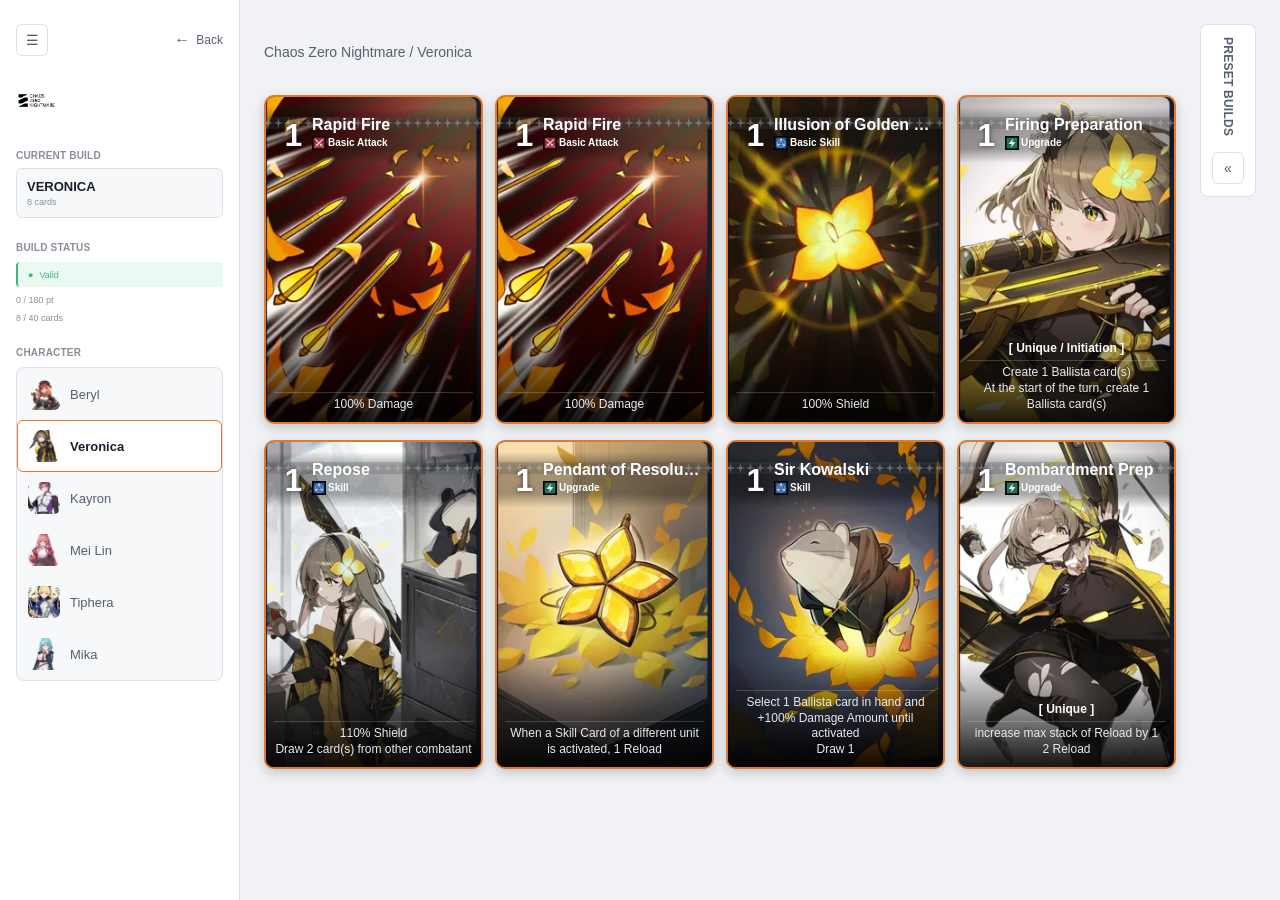
<file: veronica.html>
<!doctype html>
<html lang="en">
  <head>
    <meta charset="UTF-8" />
    <meta name="viewport" content="width=device-width, initial-scale=1.0" />
    <title>Veronica / Combat Archive</title>
    <link rel="stylesheet" href="style.css" />
  </head>
  <body>
    <div class="app-shell">
      <aside class="sidebar" id="sidebar">
        <div class="side-top">
          <button
            class="icon-btn"
            id="toggle-side"
            type="button"
            aria-expanded="true"
            aria-controls="sidebar"
            aria-label="Collapse navigation"
          >
            ☰
          </button>
          <button
            class="back-btn"
            type="button"
            aria-label="Back"
            onclick="location.href = 'index.html'"
          >
            <span class="arrow">←</span><span class="label">Back</span>
          </button>
        </div>

        <div class="brand">
          <img src="assets/logo.png" alt="Chaos Zero Nightmare" />
        </div>

        <section class="side-section">
          <div class="eyebrow">CURRENT BUILD</div>
          <div class="build-box">
            <strong id="build-name">BERYL</strong>
            <span id="build-count">8 cards</span>
          </div>
        </section>

        <section class="side-section status-section">
          <div class="eyebrow">BUILD STATUS</div>
          <div class="valid" id="status-valid">
            <span>●</span> <span class="v-text">Valid</span>
          </div>
          <span class="muted" id="status-points">0 / 180 pt</span>
          <span class="muted" id="status-cards">8 / 40 cards</span>
        </section>

        <section class="side-section character-section">
          <div class="eyebrow">CHARACTER</div>
          <div class="character-list" id="side-characters"></div>
        </section>
      </aside>

      <main class="workspace">
        <section class="deck-overview">
          <header class="workspace-header">
            <nav class="crumbs" aria-label="Breadcrumb">
              <a href="index.html" style="color: var(--muted-dark)"
                >Chaos Zero Nightmare</a
              >
              <span style="color: var(--muted-dark)"
                >/ <span id="char-name">Veronica</span></span
              >
            </nav>
          </header>

          <div class="card-grid" id="card-grid"></div>
        </section>

        <aside class="stats-panel" id="stats-panel">
          <div class="panel-head">
            <h2 class="panel-title">PRESET BUILDS</h2>
            <button
              class="icon-btn"
              id="toggle-stats"
              type="button"
              aria-expanded="true"
              aria-controls="panel-body"
              aria-label="Collapse build panel"
            >
              »
            </button>
          </div>
          <div class="panel-body" id="panel-body">
            <label class="preset-label" for="preset">LOAD PRESET</label>
            <div class="select-wrap">
              <select id="preset"></select>
            </div>
            <p class="preset-desc" id="preset-desc"></p>

            <div class="panel-divider"></div>
            <h2>BUILD OVERVIEW</h2>
            <div class="stats-grid">
              <div class="stat" id="stat-cards">
                <span>Total Cards</span><strong>0 / 40</strong
                ><small>Minimum 1 card</small>
              </div>
              <div class="stat" id="stat-points">
                <span>Faint Memory</span><strong>0 / 180</strong
                ><small>Memory points · pt</small>
              </div>
              <div class="stat" id="stat-dupes">
                <span>Duplicate Copies</span><strong>0 / 3</strong
                ><small>Duplicate operations</small>
              </div>
              <div class="stat" id="stat-removed">
                <span>Removed Cards</span><strong>0 / 5</strong
                ><small>Removal operations</small>
              </div>
            </div>

            <div class="panel-divider"></div>
            <p class="footer-note">
              This is a fan-made build checker tool. No data is saved. For
              reference only.
            </p>
          </div>
        </aside>
      </main>
    </div>

    <script>
      const dupes = (n, card) =>
        Array.from({ length: n }, () => ({ ...card, dup: true }));

      const START = [
        "rapid-fire",
        "rapid-fire",
        "illusion-of-golden-daffodils",
        "firing-preparation",
        "repose",
        "pendant-of-resolution",
        "sir-kowalski",
        "bombardment-prep",
      ];

      const CHAR = {
        id: "veronica",
        name: "Veronica",
        startingDeck: START,
        cardDB: {
          "rapid-fire": {
            name: "Rapid Fire",
            cost: 1,
            type: "Basic Attack",
            icon: "attack",
            starting: true,
            text: "100% Damage",
          },
          "illusion-of-golden-daffodils": {
            name: "Illusion of Golden Daffodils",
            cost: 1,
            type: "Basic Skill",
            icon: "skill",
            starting: true,
            text: "100% Shield",
          },
          "firing-preparation": {
            name: "Firing Preparation",
            cost: 1,
            type: "Upgrade",
            icon: "upgrade",
            starting: true,
            tags: ["Unique / Initiation"],
            text: "Create 1 Ballista card(s)<br/>At the start of the turn, create 1 Ballista card(s)",
          },
          repose: {
            name: "Repose",
            cost: 1,
            type: "Skill",
            icon: "skill",
            text: "110% Shield<br />Draw 2 card(s) from other combatant",
            epiphanies: {
              draw: {
                cost: 0,
                kind: "divine",
                sign: "nihilum",
                text: "Draw 2 other combatant's card(s){dv}Draw 1",
              },
              ap: {
                cost: 0,
                kind: "divine",
                sign: "nihilum",
                text: "Draw 2 other combatant's card(s)<br />{dv}Gain 1 AP",
              },
            },
          },
          "pendant-of-resolution": {
            name: "Pendant of Resolution",
            cost: 1,
            type: "upgrade",
            icon: "upgrade",
            text: "When a Skill Card of a different unit is activated, 1 Reload",
            epiphanies: {
              reduce: {
                kind: "divine",
                sign: "diallos",
                text: "When a Skill Card of a different unit is activated, 1 Reload<br />{dv} reduce the Cost of this card by 1",
              },
            },
          },
          "sir-kowalski": {
            name: "Sir Kowalski",
            cost: 1,
            type: "skill",
            icon: "skill",
            text: "Select 1 Ballista card in hand and +100% Damage Amount until activated <br />Draw 1",
            epiphanies: {
              reduce: {
                kind: "divine",
                sign: "nihilum",
                text: "Select 1 Ballista card in hand and +150% Damage Amount until activated <br />Draw 2<br/>{dv} reduce the Cost of this card by 1",
              },
            },
          },
          "bombardment-prep": {
            name: "Bombardment Prep",
            cost: 1,
            type: "upgrade",
            icon: "upgrade",
            tags: ["Unique"],
            text: "increase max stack of Reload by 1<br/>2 Reload",
          },
        },

        presets: {
          default: {
            label: "Default Build",
            desc: "Starter deck.",
            cards: [...START],
          },
          pureDraw: {
            label: "Pure Draw Support Build",
            desc: "Pot of Greed.",
            cards: [
              { id: "repose", epi: "draw" },
              ...dupes(2, {
                id: "repose",
                epi: "draw",
              }),
              { id: "pendant-of-resolution", epi: "reduce" },
              { id: "sir-kowalski", epi: "reduce" },
            ],
          },

          apDraw: {
            label: "AP Draw Support Build",
            desc: "Draw dan support AP.",
            cards: [
              { id: "repose", epi: "ap" },
              ...dupes(2, {
                id: "repose",
                epi: "ap",
              }),
              { id: "pendant-of-resolution", epi: "reduce" },
              { id: "sir-kowalski", epi: "reduce" },
            ],
          },
        },
      };
    </script>
    <script src="neutral.js"></script>
    <script src="build.js"></script>
  </body>
</html>
</file>
<file: style.css>
@font-face {
  font-family: InterLocal;
  src: local("Inter");
}
:root {
  --page: #f0f2f5;
  --white: #fff;
  --ink: #1a1f2e;
  --muted: #888f9a;
  --muted-dark: #555f6d;
  --border: #dde1e7;
  --soft: #f7f8fa;
  --orange: #e07a30;
  --green: #3db87a;
  --green-bg: #ebf9f3;

  --side-w: 240px;
  --side-w-collapsed: 72px;
  --panel-w: 320px;
  --panel-w-collapsed: 56px;
  --ease: 0.2s ease;
}

*,
*::before,
*::after {
  box-sizing: border-box;
  margin: 0;
  padding: 0;
}

html,
body {
  min-height: 100vh;
  width: 100%;
  font-family: InterLocal, Inter, Arial, sans-serif;
  color: var(--ink);
  background: var(--page);
  overflow-x: hidden;
}
button {
  font: inherit;
}
:focus-visible {
  outline: 2px solid var(--orange);
  outline-offset: 2px;
}

.app-shell {
  min-height: 100vh;
  width: 100%;
  display: flex;
  align-items: flex-start;
  background: var(--page);
}

.icon-btn {
  width: 32px;
  height: 32px;
  flex: none;
  border: 1px solid var(--border);
  border-radius: 6px;
  background: var(--white);
  color: var(--muted-dark);
  font-size: 14px;
  line-height: 1;
  display: grid;
  place-items: center;
  cursor: pointer;
}
.icon-btn:hover {
  background: var(--soft);
  border-color: #cbd1d9;
}
a.character {
  text-decoration: none;
}
.home {
  flex: 1;
  min-width: 0;
}

.ph {
  display: grid;
  place-items: center;
  background: repeating-linear-gradient(
    135deg,
    rgba(255, 255, 255, 0.06) 0 12px,
    rgba(255, 255, 255, 0.02) 12px 24px
  );
  color: rgba(255, 255, 255, 0.35);
}
.ph i {
  font-style: normal;
}

.hero {
  padding: 24px 32px 48px;
  min-height: clamp(280px, 42vh, 460px);
  color: #fff;

  background:
    linear-gradient(rgba(20, 22, 32, 0.78), rgba(20, 22, 32, 0.78)),
    url("assets/background/website_bg.webp") center / cover,
    linear-gradient(135deg, #2b2f3d, #1a1f2e 60%, #3a2a2a);
}
.crumbs {
  font-size: 14px;
  color: rgba(255, 255, 255, 0.55);
}
.crumbs a {
  color: inherit;
  text-decoration: none;
}
.crumbs a:hover {
  text-decoration: underline;
}
.hero-body {
  margin-top: 32px;
  display: flex;
  gap: 16px;
  align-items: flex-start;
}
.hero-thumb {
  width: 96px;
  height: 96px;
  flex: none;
  border: 1px solid rgba(255, 255, 255, 0.4);
  font-size: 32px;
}
.hero-thumb img {
  width: 100%;
  height: 100%;
  object-fit: cover;
  display: block;
}
.hero-text {
  min-width: 0;
  max-width: 820px;
}
.hero-text h1 {
  font-size: clamp(22px, 3vw, 32px);
  line-height: 1.2;
}
.hero-text p {
  margin-top: 10px;
  font-size: 16px;
  line-height: 1.5;
}
.hero-text small {
  display: block;
  margin-top: 10px;
  font-size: 14px;
  color: rgba(255, 255, 255, 0.55);
}

.char-section {
  padding: 16px 32px 48px;
}
.char-head {
  display: flex;
  align-items: baseline;
  flex-wrap: wrap;
  gap: 4px 20px;
  padding-bottom: 6px;
  border-bottom: 3px solid var(--orange);
}
.char-head h2 {
  font-size: 22px;
  text-transform: uppercase;
}
.count {
  font-size: 13px;
  color: var(--muted);
}

.search {
  position: relative;
  max-width: 420px;
  margin-top: 16px;
}
.search input {
  width: 100%;
  height: 48px;
  padding: 0 44px 0 14px;
  border: 1px solid var(--border);
  border-radius: 4px;
  background: var(--white);
  font: inherit;
  font-size: 16px;
  color: var(--ink);
  -webkit-appearance: none;
  appearance: none;
}
.search input::-webkit-search-cancel-button {
  display: none;
}
.search input::placeholder {
  color: var(--muted);
}
.search input:focus {
  outline: 2px solid var(--orange);
  outline-offset: -1px;
}
.search button {
  position: absolute;
  right: 4px;
  top: 4px;
  width: 40px;
  height: 40px;
  border: 0;
  background: transparent;
  color: var(--muted-dark);
  font-size: 16px;
  cursor: pointer;
}

.char-grid {
  margin-top: 16px;
  display: grid;
  grid-template-columns: repeat(auto-fill, 262px);
  gap: 16px 20px;
}
.char-card {
  position: relative;
  display: block;
  aspect-ratio: 262 / 358;
  overflow: hidden;
  border: 1px solid var(--border);
  text-decoration: none;
  color: #fff;
}
.char-card.gold {
  background: linear-gradient(#f6c928, #fde88a);
}
.char-card.violet {
  background: linear-gradient(#ff2bf0, #3aa0ff);
}
.char-art,
.char-img {
  position: absolute;
  inset: 0;
  width: 100%;
  height: 100%;
}
.char-img {
  object-fit: cover;
  object-position: top;
}
.char-art {
  font-size: 64px;
  color: rgba(255, 255, 255, 0.45);
}
.char-art img {
  width: 100%;
  height: 100%;
  object-fit: cover;
  object-position: center;
  display: block;
}
.badges {
  position: absolute;
  left: 3px;
  top: 3px;
  display: flex;
  flex-direction: column;
  gap: 2px;
  z-index: 1;
}
.badge {
  width: 32px;
  height: 32px;
  display: grid;
  place-items: center;
  background: #1b1b22;
}
.badge img {
  width: 100%;
  height: 100%;
  object-fit: contain;
  display: block;
}

.badge.el-justice {
  background: #2f8fe8;
}
.badge.el-passion {
  background: #d8335a;
}
.badge.el-void {
  background: #7a3fe0;
}
.badge.el-instinct {
  background: #22a86a;
}
.badge.el-order {
  background: #e8a42f;
}

.char-name {
  position: absolute;
  left: 0;
  right: 0;
  bottom: 6px;
  text-align: center;
  font-size: 20px;
  z-index: 1;
  -webkit-text-stroke: 4px #111;
  paint-order: stroke fill;
}
.char-card:hover {
  border-color: var(--orange);
  box-shadow: 0 0 0 1px var(--orange);
}
.empty {
  margin-top: 24px;
  font-size: 14px;
  color: var(--muted-dark);
}

.sidebar {
  position: sticky;
  top: 0;
  align-self: flex-start;
  width: var(--side-w);
  flex-shrink: 0;
  height: 100vh;
  overflow-x: hidden;
  overflow-y: auto;
  padding: 24px 16px;
  background: var(--white);
  border-right: 1px solid var(--border);
  display: flex;
  flex-direction: column;
  gap: 24px;
  transition: width var(--ease);
}
.side-top {
  display: flex;
  align-items: center;
  justify-content: space-between;
  gap: 8px;
}
.back-btn {
  border: 0;
  background: transparent;
  color: var(--muted-dark);
  font-size: 12px;
  display: flex;
  align-items: center;
  gap: 6px;
  width: max-content;
  cursor: pointer;
}
.arrow {
  font-size: 16px;
  line-height: 1;
}
.brand {
  width: 119px;
  height: 46px;
  display: flex;
  align-items: flex-start;
  overflow: hidden;
}
.brand img {
  width: 119px;
  height: 41px;
  object-fit: contain;
  object-position: left top;
}
.side-section {
  width: 100%;
  display: flex;
  flex-direction: column;
  gap: 6px;
}
.eyebrow {
  font-size: 10px;
  font-weight: 600;
  letter-spacing: 0.02em;
  color: var(--muted);
  line-height: 1.2;
}
.build-box {
  min-height: 50px;
  padding: 10px;
  background: var(--soft);
  border: 1px solid var(--border);
  border-radius: 6px;
  display: flex;
  flex-direction: column;
  gap: 3px;
}
.build-box strong {
  font-size: 13px;
}
.build-box span {
  font-size: 9px;
  color: var(--muted);
}
.status-section {
  gap: 8px;
}
.valid {
  min-height: 25px;
  padding: 7px 10px;
  border-left: 2px solid var(--green);
  border-radius: 4px;
  background: var(--green-bg);
  color: var(--green);
  font-size: 9px;
  display: flex;
  align-items: center;
  gap: 6px;
}
.valid span {
  font-size: 9px;
}
.muted {
  font-size: 9px;
  color: var(--muted);
}
.character-section {
  gap: 8px;
}
.character-list {
  background: var(--soft);
  border: 1px solid var(--border);
  border-radius: 8px;
  overflow: hidden;
}
.character {
  width: 100%;
  height: 52px;
  padding: 10px;
  border: 1px solid transparent;
  background: transparent;
  display: flex;
  align-items: center;
  gap: 10px;
  text-align: left;
  cursor: pointer;
  color: var(--muted-dark);
}
.character.selected {
  background: var(--white);
  border-color: var(--orange);
  border-radius: 6px;
  color: var(--ink);
  font-weight: 600;
}
.character img {
  width: 32px;
  height: 32px;
  flex: none;
  border-radius: 6px;
  object-fit: cover;
  object-position: center 25%;
}
.character span {
  font-size: 13px;
}

.side-collapsed .sidebar {
  width: var(--side-w-collapsed);
  padding: 24px 0;
  align-items: center;
}
.side-collapsed .side-top {
  flex-direction: column;
  gap: 12px;
}
.side-collapsed .label,
.side-collapsed .brand,
.side-collapsed .eyebrow,
.side-collapsed .build-box,
.side-collapsed .status-section {
  display: none;
}
.side-collapsed .side-section {
  align-items: center;
}
.side-collapsed .character-list {
  width: 48px;
  border-radius: 8px;
}
.side-collapsed .character {
  height: 46px;
  padding: 6px;
  justify-content: center;
}

.workspace {
  flex: 1;
  min-width: 0;
  padding: 24px;
  display: flex;
  gap: 24px;
  align-items: flex-start;
}
.deck-overview {
  flex: 1;
  min-width: 0;
  display: flex;
  flex-direction: column;
}
.workspace-header {
  min-height: 55px;
  display: flex;
  align-items: center;
  justify-content: space-between;
  margin-bottom: 16px;
}
.workspace-header h1 {
  font-size: 32px;
  line-height: 39px;
  margin-top: 4px;
}

.card-grid {
  display: grid;
  grid-template-columns: repeat(auto-fill, minmax(210px, 1fr));
  gap: 16px 12px;
  width: 100%;
  min-width: 0;
}
.card {
  position: relative;
  width: 100%;
  aspect-ratio: 302 / 454;
  background: var(--ink);
  border: 2px solid var(--orange);
  border-radius: 10px;
  overflow: hidden;
  box-shadow: 0 4px 12px rgba(0, 0, 0, 0.19);
}
.card-art {
  position: absolute;
  inset: 0;
  width: 100%;
  height: 100%;
  object-fit: cover;
  display: block;
}
.top-overlay {
  position: absolute;
  left: 1px;
  right: 1px;
  top: 10px;
  height: 56px;
  padding: 8px;
  display: flex;
  align-items: flex-start;
  background: linear-gradient(
    180deg,
    rgba(0, 0, 0, 0),
    rgba(0, 0, 0, 0.331) 25%,
    rgba(0, 0, 0, 0.331) 75%,
    rgba(102, 102, 102, 0)
  );
  z-index: 2;
}
.cost {
  width: 37px;
  height: 39px;
  display: flex;
  align-items: center;
  justify-content: center;
  color: #fff;
  font-size: 32px;
  font-weight: 600;
  line-height: 1;
  text-shadow: 0 0 4px rgba(0, 0, 0, 0.62);
  flex: none;
}
.cost.na {
  font-size: 26px;
  font-weight: 400;
}
.card-heading {
  height: 40px;
  min-width: 0;
  flex: 1;
  display: flex;
  flex-direction: column;
  gap: 2px;
}
.card-heading strong {
  font-size: 16px;
  line-height: 1.2;
  color: #fff;
  overflow: hidden;
  text-overflow: ellipsis;
  white-space: nowrap;
}
.card-heading span {
  display: flex;
  align-items: center;
  gap: 2px;
  color: #fff;
  font-size: 10px;
  font-weight: 700;
  line-height: 1.2;
}
.card-heading span img {
  width: 14px;
  height: 14px;
  object-fit: contain;
}
.card::after {
  content: "";
  position: absolute;
  left: 0;
  right: 0;
  top: 6%;
  height: 4%;
  background-image: url("assets/card-effect/card-decor.png");
  background-repeat: no-repeat;
  background-position: center;
  background-size: 100% 100%;
  z-index: 1;
  pointer-events: none;
}
.bottom-overlay {
  position: absolute;
  left: -2px;
  right: -2px;
  bottom: -2px;
  height: 115px;
  padding: 14px 10px 12px;
  display: flex;
  flex-direction: column;
  justify-content: flex-end;
  gap: 4px;
  background: linear-gradient(to bottom, rgba(0, 0, 0, 0), rgba(0, 0, 0, 0.9));
  z-index: 2;
  color: #e8eaf0;
  text-align: center;
}
.bottom-overlay p {
  font-size: 12px;
  line-height: 1.3;
}
.bottom-overlay .tag {
  font-weight: 600;
  color: #fff;
}
.divider {
  height: 1px;
  width: 100%;
  background: rgba(255, 255, 255, 0.19);
  flex: none;
}
.selection-hint {
  font-size: 10px;
  color: var(--muted);
  margin-top: 16px;
}

.stats-panel {
  position: sticky;
  top: 24px;
  align-self: flex-start;
  width: var(--panel-w);
  flex: 0 0 var(--panel-w);
  max-height: calc(100vh - 48px);
  overflow-x: hidden;
  overflow-y: auto;
  background: var(--white);
  border: 1px solid var(--border);
  border-radius: 8px;
  transition:
    width var(--ease),
    flex-basis var(--ease);
}
.panel-head {
  display: flex;
  align-items: center;
  justify-content: space-between;
  gap: 8px;
  padding: 16px 20px 0;
}
.panel-body {
  padding: 24px 20px 20px;
}
.stats-panel h2 {
  font-size: 12px;
  line-height: 18px;
  letter-spacing: 0.02em;
  color: var(--muted-dark);
  font-weight: 700;
  margin-bottom: 24px;
}
.stats-panel .panel-title {
  margin-bottom: 0;
}
.stats-grid {
  display: grid;
  grid-template-columns: 1fr 1fr;
  gap: 8px;
}
.stat {
  min-height: 110px;
  padding: 16px 12px;
  border: 1px solid var(--border);
  border-radius: 7px;
  background: #fff;
  display: flex;
  flex-direction: column;
  gap: 4px;
}
.stat span {
  font-size: 10px;
  color: var(--muted-dark);
}
.stat strong {
  font-size: 30px;
  line-height: 38px;
  font-weight: 700;
}
.stat small {
  font-size: 9px;
  color: var(--muted);
}
.panel-divider {
  height: 1px;
  background: var(--border);
  margin: 24px 0;
}
.stats-panel .actions {
  display: flex;
  flex-direction: column;
  gap: 12px;
}
.actions button {
  height: 64px;
  border: 1px solid var(--border);
  border-radius: 7px;
  background: #fff;
  color: var(--muted-dark);
  display: flex;
  align-items: center;
  justify-content: center;
  gap: 8px;
  font-size: 13px;
  font-weight: 600;
  cursor: pointer;
}
.actions button:hover {
  background: var(--soft);
  border-color: #cbd1d9;
}
.action-icon {
  width: 15px;
  text-align: center;
  font-size: 16px;
  color: var(--muted-dark);
}
.footer-note {
  font-size: 10px;
  line-height: 15px;
  color: var(--muted);
}

.stats-panel.collapsed {
  width: var(--panel-w-collapsed);
  flex-basis: var(--panel-w-collapsed);
}
.stats-panel.collapsed .panel-head {
  flex-direction: column;
  padding: 12px 0;
  gap: 16px;
}
.stats-panel.collapsed .panel-title {
  writing-mode: vertical-rl;
  white-space: nowrap;
}
.stats-panel.collapsed .panel-body {
  display: none;
}
/* Preset dropdown */
.preset-label {
  display: block;
  margin-bottom: 6px;
  font-size: 10px;
  font-weight: 600;
  letter-spacing: 0.02em;
  color: var(--muted);
}
.select-wrap {
  position: relative;
}
.select-wrap::after {
  content: "▾";
  position: absolute;
  right: 14px;
  top: 50%;
  transform: translateY(-50%);
  color: var(--muted-dark);
  pointer-events: none;
}
.select-wrap select {
  width: 100%;
  height: 48px;
  padding: 0 36px 0 12px;
  border: 1px solid var(--border);
  border-radius: 7px;
  background: #fff;
  color: var(--ink);
  font: inherit;
  font-size: 13px;
  font-weight: 600;
  -webkit-appearance: none;
  appearance: none;
  cursor: pointer;
}
.select-wrap select:hover {
  background: var(--soft);
  border-color: #cbd1d9;
}
.preset-desc {
  margin-top: 12px;
  font-size: 12px;
  line-height: 1.5;
  color: var(--muted-dark);
}
/* Build stats */
.stats-grid {
  display: grid;
  grid-template-columns: 1fr 1fr;
  gap: 8px;
}
.stat {
  min-height: 110px;
  padding: 16px 12px;
  border: 1px solid var(--border);
  border-radius: 7px;
  background: #fff;
  display: flex;
  flex-direction: column;
  gap: 4px;
}
.stat span {
  font-size: 10px;
  color: var(--muted-dark);
}
.stat strong {
  font-size: 24px;
  line-height: 38px;
  font-weight: 700;
}
.stat small {
  font-size: 9px;
  color: var(--muted);
}
.stat.over strong {
  color: #e0483a;
}

.valid.invalid {
  border-left-color: #e0483a;
  background: #fdeeed;
  color: #e0483a;
}

/* Divine ephy*/
.dv {
  display: inline-block;
  width: 12px;
  height: 12px;
  margin-right: 3px;
  vertical-align: -1px;
}
.dv::before {
  content: "✦";
  font-style: normal;
  font-size: 11px;
  line-height: 1;
  color: #ffd36b;
}

.card {
  --sign-left: 12px;
  --sign-top: 66px;
}
.epi-sign {
  position: absolute;
  left: var(--sign-left);
  top: var(--sign-top);
  width: 32px;
  height: 32px;
  z-index: 3;
  display: grid;
  place-items: center;
  pointer-events: none;
}

.epi-sign.divine {
  width: 26px;
  height: 58px;
  left: calc(var(--sign-left) + 3px);
}
.epi-sign img {
  width: 100%;
  height: 100%;
  object-fit: contain;
  display: block;
}

.epi-sign.no-img {
  border: 1px dashed rgba(255, 255, 255, 0.6);
  border-radius: 4px;
  background: rgba(0, 0, 0, 0.3);
}
.epi-sign.no-img::before {
  content: "✹";
  font-size: 20px;
  line-height: 1;
  color: #ffb347;
  text-shadow: 0 0 6px rgba(255, 170, 60, 0.8);
}
.epi-sign.divine.no-img::before {
  content: "✦";
  color: #ffd36b;
  text-shadow: 0 0 8px rgba(255, 200, 80, 0.9);
}

@media (max-width: 1024px) {
  .workspace {
    flex-direction: column;
    padding: 20px;
    gap: 20px;
  }
  .deck-overview {
    width: 100%;
  }

  .stats-panel,
  .stats-panel.collapsed {
    position: static;
    order: -1;
    width: 100%;
    flex: none;
    max-height: none;
  }
  .stats-panel.collapsed .panel-head {
    flex-direction: row;
    padding: 16px 20px;
  }
  .stats-panel.collapsed .panel-title {
    writing-mode: horizontal-tb;
  }
  .panel-body {
    padding-top: 20px;
  }
  .select-wrap {
    max-width: 420px;
  }
  .stats-grid {
    grid-template-columns: repeat(4, minmax(0, 1fr));
  }
  .stat {
    min-height: 96px;
  }

  .card-grid {
    grid-template-columns: repeat(auto-fill, minmax(190px, 1fr));
  }

  .hero,
  .char-section {
    padding-left: 24px;
    padding-right: 24px;
  }
}

@media (max-width: 768px) {
  .app-shell {
    flex-direction: column;
    align-items: stretch;
  }

  .sidebar,
  .app-shell.side-collapsed .sidebar {
    position: sticky;
    top: 0;
    z-index: 30;
    width: 100%;
    height: auto;
    max-height: 100vh;
    padding: 12px 16px;
    gap: 16px;
    align-items: stretch;
    border-right: none;
    border-bottom: 1px solid var(--border);
  }
  .app-shell.side-collapsed .side-top {
    flex-direction: row;
    gap: 8px;
  }
  .app-shell.side-collapsed .label {
    display: inline;
  }
  .app-shell.side-collapsed .side-section,
  .app-shell.side-collapsed .brand {
    display: none;
  }
  .icon-btn {
    width: 40px;
    height: 40px;
  }

  .character-list {
    display: flex;
    overflow-x: auto;
  }
  .character {
    width: auto;
    flex: none;
  }

  .workspace {
    padding: 16px;
    gap: 16px;
  }
  .workspace-header {
    min-height: 36px;
    margin-bottom: 12px;
  }

  .stats-grid {
    grid-template-columns: repeat(2, minmax(0, 1fr));
  }
  .stat {
    min-height: 0;
    padding: 12px;
    gap: 2px;
  }
  .stat strong {
    font-size: 20px;
    line-height: 26px;
  }
  .stat small {
    display: none;
  }
  .panel-head {
    padding: 12px 16px 0;
  }
  .panel-body {
    padding: 16px;
  }
  .select-wrap {
    max-width: none;
  }
  .panel-divider {
    margin: 16px 0;
  }

  .card-grid {
    grid-template-columns: repeat(2, minmax(0, 1fr));
    gap: 12px 10px;
  }

  .card {
    container-type: inline-size;
    --sign-left: 3cqw;
    --sign-top: 27cqw;
  }
  .top-overlay {
    top: 4cqw;
    height: auto;
    min-height: 22cqw;
    padding: 3cqw;
  }
  .cost {
    width: 15cqw;
    height: 16cqw;
    font-size: 13cqw;
  }
  .cost.na {
    font-size: 11cqw;
  }
  .card-heading {
    height: auto;
  }
  .card-heading strong {
    font-size: 6.6cqw;
  }
  .card-heading span {
    font-size: 4.4cqw;
  }
  .card-heading span img {
    width: 5.5cqw;
    height: 5.5cqw;
  }
  .bottom-overlay {
    height: auto;
    min-height: 45cqw;
    padding: 12cqw 4cqw 4cqw;
  }
  .bottom-overlay p {
    font-size: 5.6cqw;
  }
  .epi-sign {
    width: 13cqw;
    height: 13cqw;
  }
  .epi-sign.divine {
    width: 10cqw;
    height: 23cqw;
    left: calc(var(--sign-left) + 1cqw);
  }
  .epi-sign.no-img::before {
    font-size: 8cqw;
  }

  .hero,
  .char-section {
    padding-left: 16px;
    padding-right: 16px;
  }
  .hero {
    padding-bottom: 32px;
    min-height: 0;
  }
  .hero-body {
    margin-top: 20px;
  }
  .hero-thumb {
    width: 64px;
    height: 64px;
  }
  .char-head h2 {
    font-size: 18px;
  }
  .search {
    max-width: none;
  }
  .char-grid {
    grid-template-columns: repeat(2, minmax(0, 1fr));
    gap: 12px;
  }
  .char-card {
    width: 100%;
  }
  .char-name {
    font-size: clamp(14px, 4.6vw, 20px);
    -webkit-text-stroke: 3px #111;
  }
  .badge {
    width: 26px;
    height: 26px;
  }
}

@media (max-width: 400px) {
  .card-grid {
    grid-template-columns: minmax(0, 1fr);
  }
  .hero-body {
    flex-direction: column;
  }
  .stat strong {
    font-size: 18px;
  }
}
</file>
